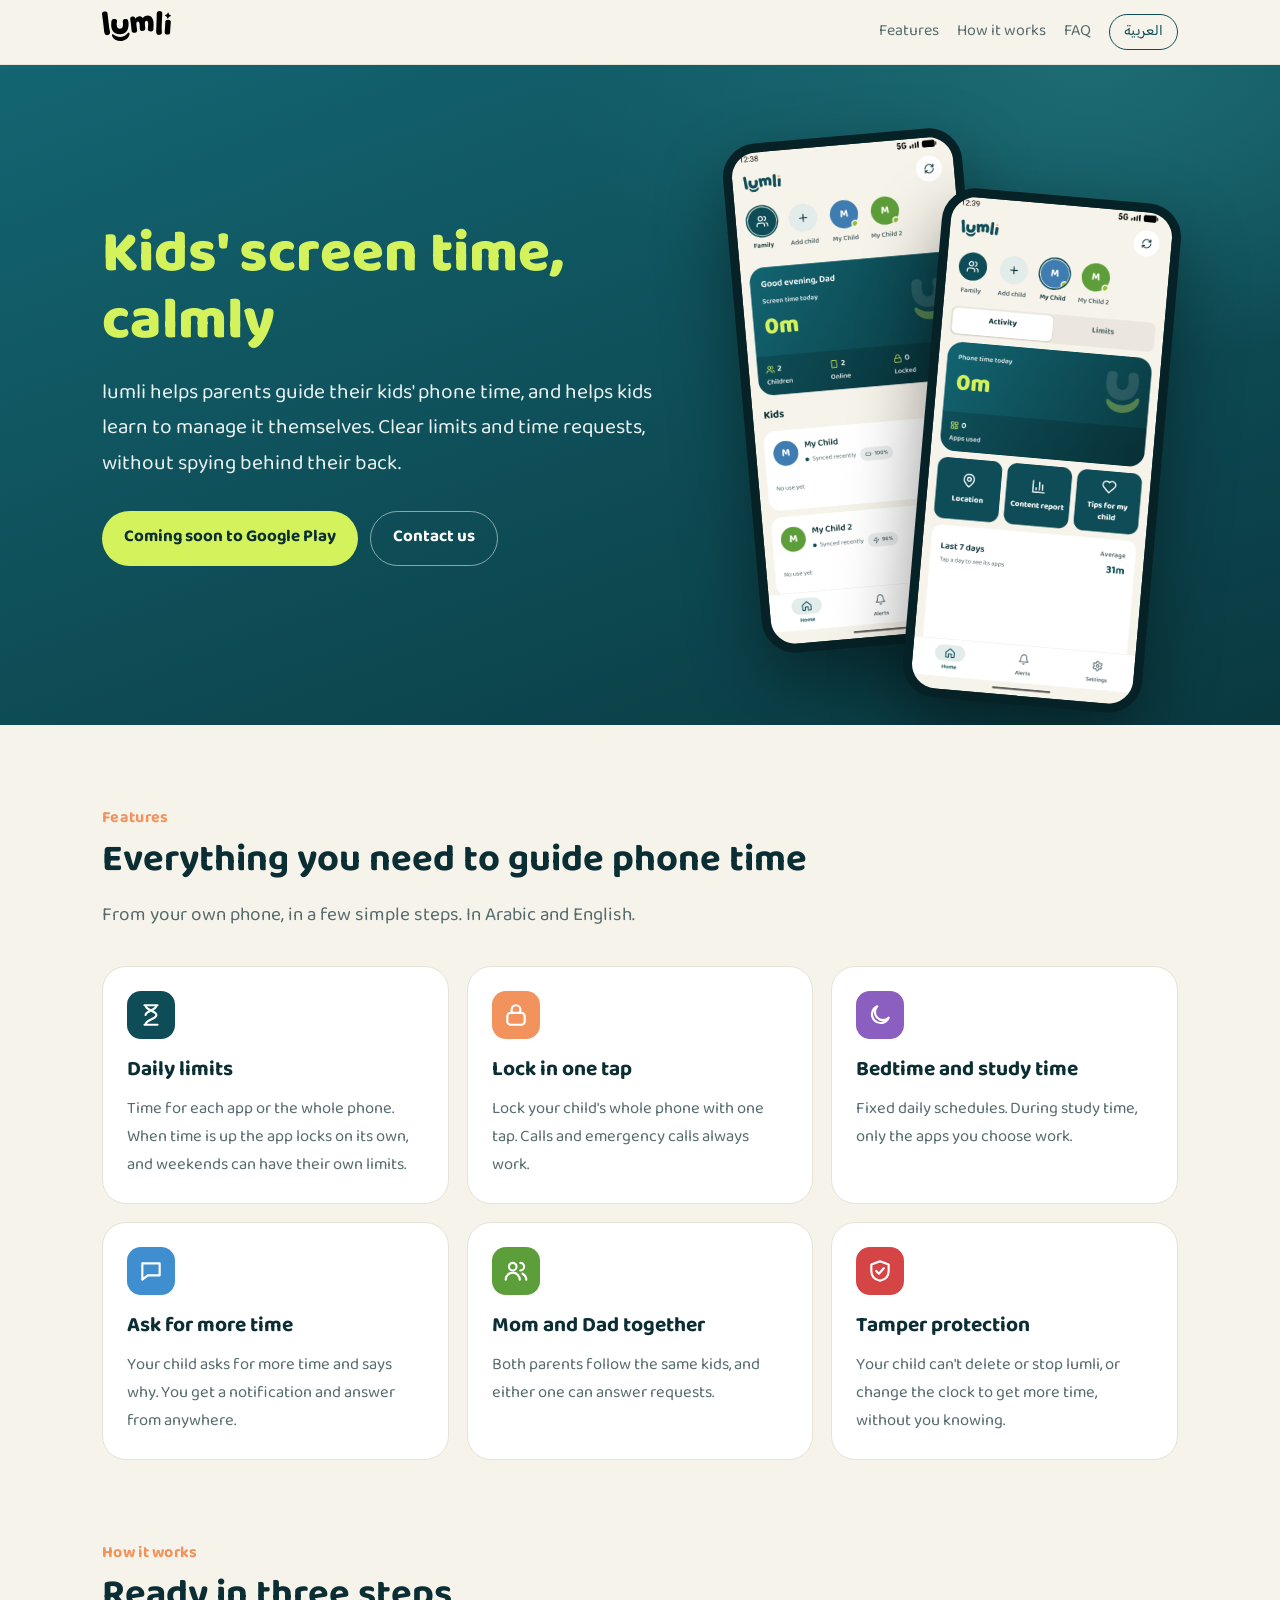
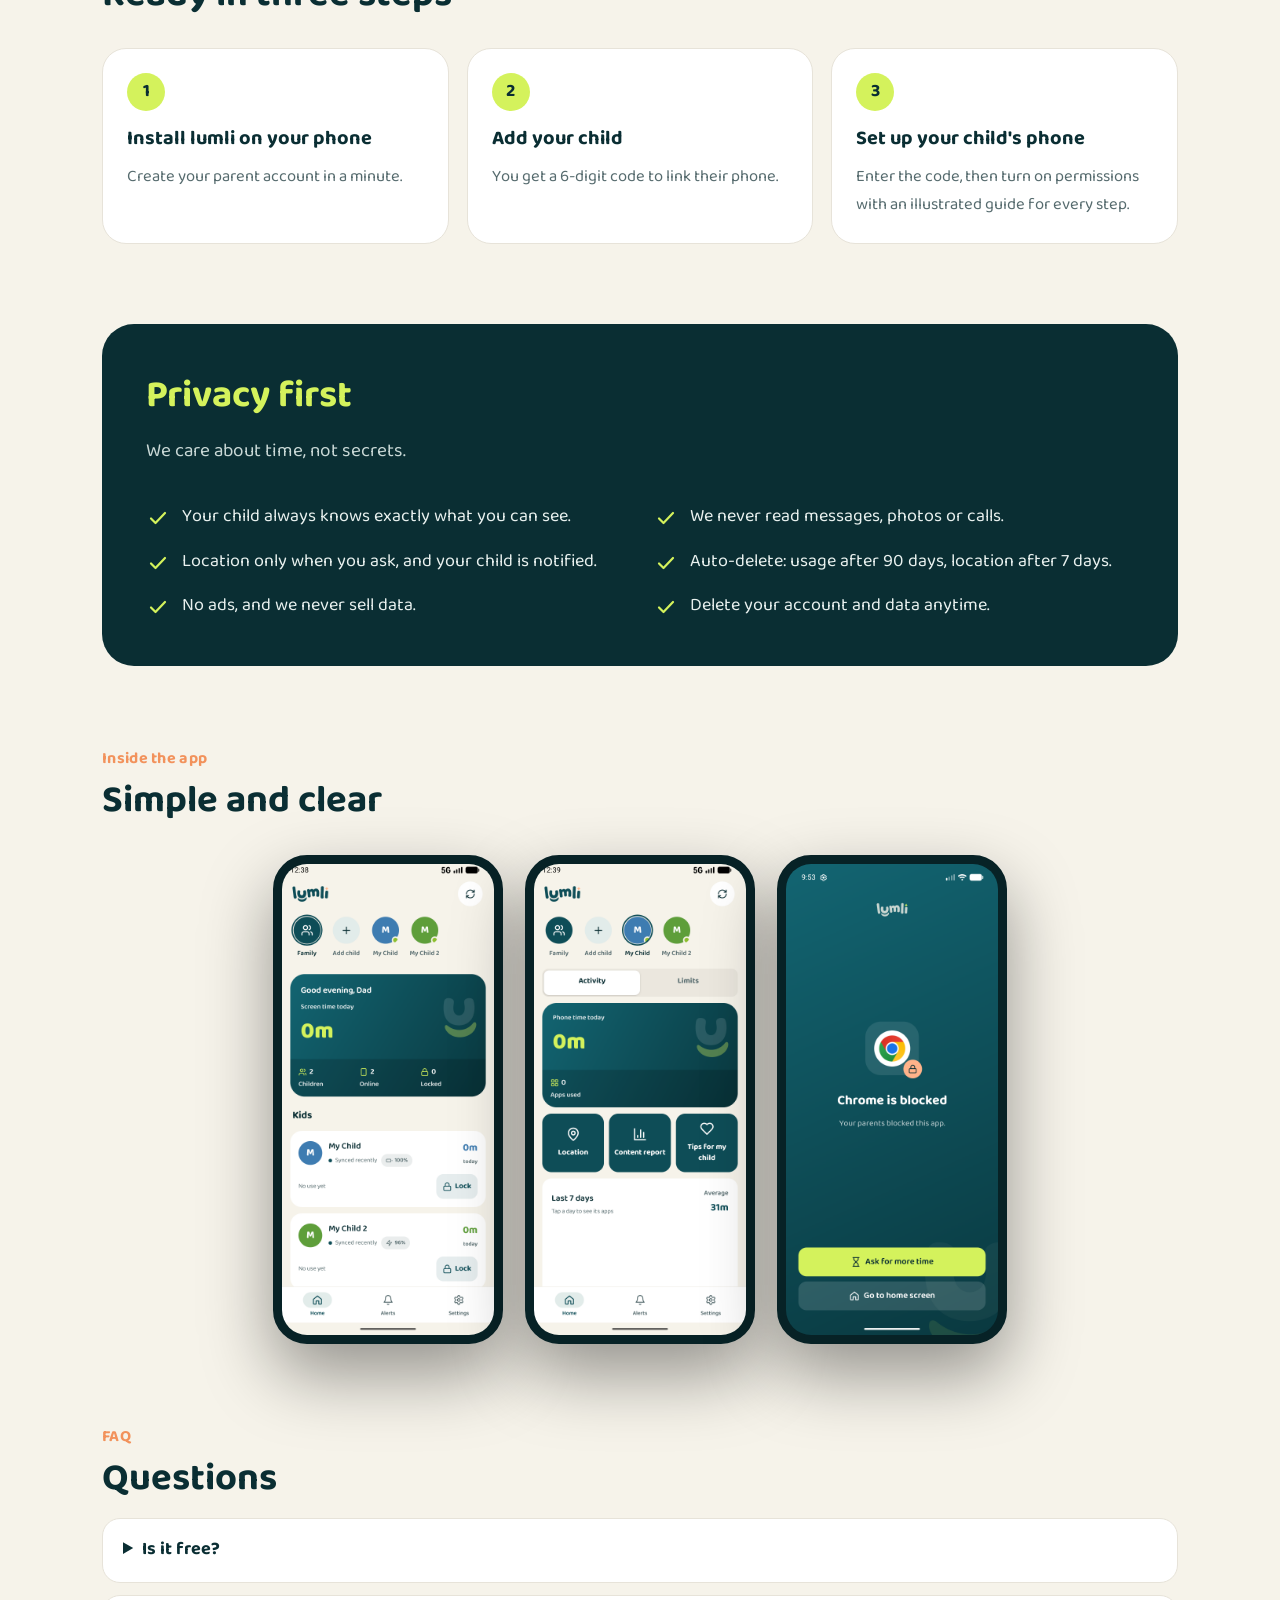
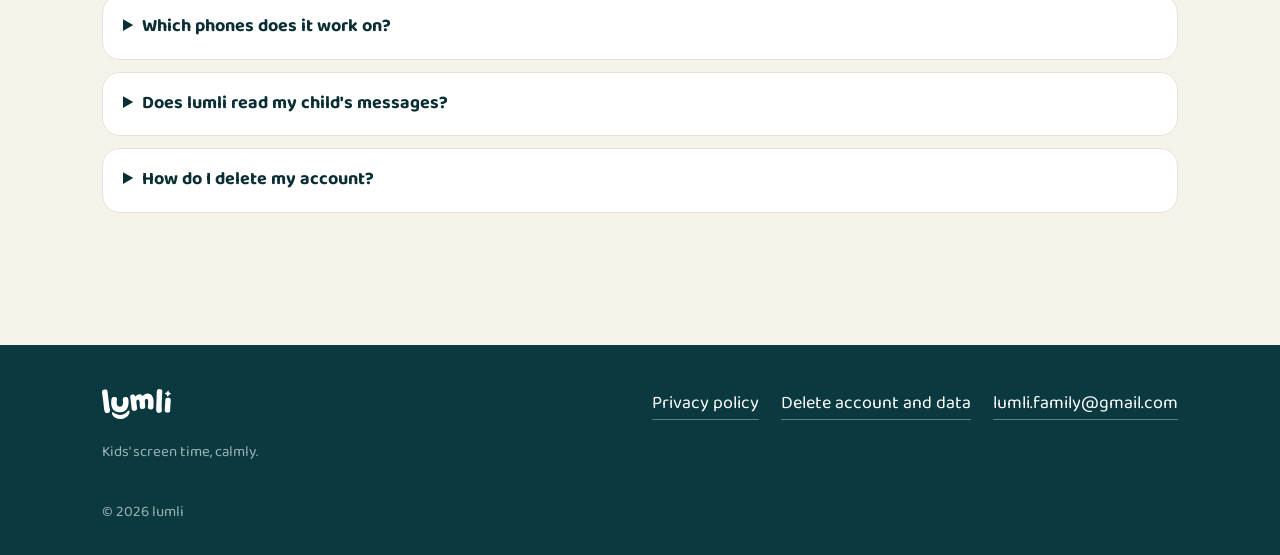
<file: index.html>
<!DOCTYPE html>
<html lang="ar" dir="rtl">
<head>
<meta charset="utf-8">
<meta name="viewport" content="width=device-width,initial-scale=1">
<title>lumli: وقت هاتف الأطفال بهدوء · Kids' screen time, calmly</title>
<meta name="description" content="lumli helps parents guide their kids' phone time: daily limits, one-tap lock, bedtime and study schedules, and time requests. Privacy first.">
<link rel="icon" href="icon.png">
<link rel="preconnect" href="https://fonts.googleapis.com">
<link rel="stylesheet" href="https://fonts.googleapis.com/css2?family=Baloo+Bhaijaan+2:wght@400;500;600;700;800&display=swap">
<link rel="stylesheet" href="landing.css">
</head>
<body>
<svg width="0" height="0" style="position:absolute" aria-hidden="true">
 <symbol id="i-clock" viewBox="0 0 24 24"><path d="M6 3h12M6 21h12M7 3c0 5 10 5 10 9s-10 4-10 9M17 3c0 5-10 5-10 9"/></symbol>
 <symbol id="i-lock" viewBox="0 0 24 24"><rect x="4" y="10" width="16" height="11" rx="3"/><path d="M8 10V7a4 4 0 0 1 8 0v3"/></symbol>
 <symbol id="i-moon" viewBox="0 0 24 24"><path d="M20 14.5A8 8 0 1 1 9.5 4a6.5 6.5 0 0 0 10.5 10.5z"/></symbol>
 <symbol id="i-msg" viewBox="0 0 24 24"><path d="M4 5h16v11H9l-5 4z"/></symbol>
 <symbol id="i-users" viewBox="0 0 24 24"><circle cx="9" cy="8" r="3.5"/><path d="M2.5 20a6.5 6.5 0 0 1 13 0"/><path d="M16 4.5a3.5 3.5 0 0 1 0 7M18 14.5a6.5 6.5 0 0 1 3.5 5.5"/></symbol>
 <symbol id="i-shield" viewBox="0 0 24 24"><path d="M12 3l8 3v6c0 5-3.5 8-8 9-4.5-1-8-4-8-9V6z"/><path d="M8.5 12l2.5 2.5 4.5-5"/></symbol>
 <symbol id="i-check" viewBox="0 0 24 24"><path d="M5 12.5l4.5 4.5L19 7"/></symbol>
</svg>

<header class="bar">
 <div class="wrap">
  <a href="index.html"><img src="logo.svg" alt="lumli"></a>
  <nav>
   <a class="hide-m" href="#features"><span lang="ar">المميزات</span><span lang="en">Features</span></a>
   <a class="hide-m" href="#how"><span lang="ar">كيف يعمل</span><span lang="en">How it works</span></a>
   <a class="hide-m" href="#faq"><span lang="ar">أسئلة شائعة</span><span lang="en">FAQ</span></a>
   <button class="pill" id="lang" type="button"><span lang="ar">English</span><span lang="en">العربية</span></button>
  </nav>
 </div>
</header>

<main>
<div class="hero">
 <div class="wrap">
  <div>
   <h1 lang="ar">وقت الهاتف،<br>بهدوء</h1>
   <h1 lang="en">Kids' screen time,<br>calmly</h1>
   <p lang="ar">lumli يساعد الوالدين على تنظيم وقت هواتف أطفالهم، ويساعد الطفل على إدارة وقته بنفسه. حدود واضحة وطلبات وقت بالحوار، دون مراقبة من خلف ظهره.</p>
   <p lang="en">lumli helps parents guide their kids' phone time, and helps kids learn to manage it themselves. Clear limits and time requests, without spying behind their back.</p>
   <div class="cta">
    <span class="btn lime"><span lang="ar">قريبًا على Google Play</span><span lang="en">Coming soon to Google Play</span></span>
    <a class="btn ghost" href="mailto:lumli.family@gmail.com"><span lang="ar">تواصل معنا</span><span lang="en">Contact us</span></a>
   </div>
  </div>
  <div class="phones" aria-hidden="true">
   <div class="phone p1"><img lang="en" src="img/en-parent.png" alt=""><img lang="ar" src="img/ar-settings.png" alt=""></div>
   <div class="phone p2"><img lang="en" src="img/en-child-page.png" alt=""><img lang="ar" src="img/ar-child.png" alt=""></div>
  </div>
 </div>
</div>

<section id="features">
 <div class="wrap">
  <div class="kicker"><span lang="ar">المميزات</span><span lang="en">Features</span></div>
  <h2 lang="ar">كل ما تحتاجه لتنظيم وقت الهاتف</h2>
  <h2 lang="en">Everything you need to guide phone time</h2>
  <p class="lead" lang="ar">من هاتفك أنت، وبخطوات بسيطة. يعمل بالعربية والإنجليزية.</p>
  <p class="lead" lang="en">From your own phone, in a few simple steps. In Arabic and English.</p>
  <div class="grid">
   <div class="card"><div class="ico t1"><svg><use href="#i-clock"/></svg></div>
    <h3 lang="ar">حدود يومية</h3><h3 lang="en">Daily limits</h3>
    <p lang="ar">وقت لكل تطبيق أو للهاتف كله. عندما ينتهي الوقت يُغلق التطبيق تلقائيًا، ولنهاية الأسبوع حدود خاصة.</p>
    <p lang="en">Time for each app or the whole phone. When time is up the app locks on its own, and weekends can have their own limits.</p></div>
   <div class="card"><div class="ico t2"><svg><use href="#i-lock"/></svg></div>
    <h3 lang="ar">قفل بلمسة</h3><h3 lang="en">Lock in one tap</h3>
    <p lang="ar">أغلق هاتف طفلك كله بلمسة واحدة من هاتفك. المكالمات والطوارئ تعمل دائمًا.</p>
    <p lang="en">Lock your child's whole phone with one tap. Calls and emergency calls always work.</p></div>
   <div class="card"><div class="ico t3"><svg><use href="#i-moon"/></svg></div>
    <h3 lang="ar">النوم والمذاكرة</h3><h3 lang="en">Bedtime and study time</h3>
    <p lang="ar">مواعيد ثابتة كل يوم. في وقت المذاكرة تعمل التطبيقات التي تختارها فقط.</p>
    <p lang="en">Fixed daily schedules. During study time, only the apps you choose work.</p></div>
   <div class="card"><div class="ico t4"><svg><use href="#i-msg"/></svg></div>
    <h3 lang="ar">طلب وقت إضافي</h3><h3 lang="en">Ask for more time</h3>
    <p lang="ar">يطلب الطفل وقتًا إضافيًا ويكتب السبب، فيصلك إشعار وتوافق أو ترفض من مكانك.</p>
    <p lang="en">Your child asks for more time and says why. You get a notification and answer from anywhere.</p></div>
   <div class="card"><div class="ico t5"><svg><use href="#i-users"/></svg></div>
    <h3 lang="ar">الأب والأم معًا</h3><h3 lang="en">Mom and Dad together</h3>
    <p lang="ar">يتابع الوالدان الأطفال أنفسهم، ويستطيع أيٌّ منهما الرد على الطلبات.</p>
    <p lang="en">Both parents follow the same kids, and either one can answer requests.</p></div>
   <div class="card"><div class="ico t6"><svg><use href="#i-shield"/></svg></div>
    <h3 lang="ar">حماية من التلاعب</h3><h3 lang="en">Tamper protection</h3>
    <p lang="ar">لا يستطيع الطفل حذف lumli أو إيقافه أو تغيير الساعة للحصول على وقت إضافي دون علمك.</p>
    <p lang="en">Your child can't delete or stop lumli, or change the clock to get more time, without you knowing.</p></div>
  </div>
 </div>
</section>

<section id="how" style="padding-top:0">
 <div class="wrap">
  <div class="kicker"><span lang="ar">كيف يعمل</span><span lang="en">How it works</span></div>
  <h2 lang="ar">جاهز في ثلاث خطوات</h2>
  <h2 lang="en">Ready in three steps</h2>
  <div class="steps" style="margin-top:28px">
   <div class="step"><b>1</b>
    <h3 lang="ar">ثبّت lumli على هاتفك</h3><h3 lang="en">Install lumli on your phone</h3>
    <p lang="ar">أنشئ حساب ولي الأمر في دقيقة.</p><p lang="en">Create your parent account in a minute.</p></div>
   <div class="step"><b>2</b>
    <h3 lang="ar">أضف طفلك</h3><h3 lang="en">Add your child</h3>
    <p lang="ar">يظهر لك رمز من 6 أرقام لربط هاتفه.</p><p lang="en">You get a 6-digit code to link their phone.</p></div>
   <div class="step"><b>3</b>
    <h3 lang="ar">جهّز هاتف الطفل</h3><h3 lang="en">Set up your child's phone</h3>
    <p lang="ar">اكتب الرمز، ثم فعّل الصلاحيات بمساعدة دليل مرسوم يوضح كل خطوة.</p><p lang="en">Enter the code, then turn on permissions with an illustrated guide for every step.</p></div>
  </div>
 </div>
</section>

<section style="padding-top:0">
 <div class="wrap">
  <div class="privacy">
   <h2 lang="ar">الخصوصية أولًا</h2><h2 lang="en">Privacy first</h2>
   <p class="lead" style="color:#C9D8D6" lang="ar">نراقب الوقت، لا الأسرار.</p>
   <p class="lead" style="color:#C9D8D6" lang="en">We care about time, not secrets.</p>
   <ul>
    <li><svg><use href="#i-check"/></svg><span lang="ar">الطفل يعرف دائمًا ما يراه والداه بالضبط.</span><span lang="en">Your child always knows exactly what you can see.</span></li>
    <li><svg><use href="#i-check"/></svg><span lang="ar">لا نقرأ الرسائل ولا الصور ولا المكالمات.</span><span lang="en">We never read messages, photos or calls.</span></li>
    <li><svg><use href="#i-check"/></svg><span lang="ar">الموقع عند طلبك فقط، ويصل الطفل إشعار.</span><span lang="en">Location only when you ask, and your child is notified.</span></li>
    <li><svg><use href="#i-check"/></svg><span lang="ar">حذف تلقائي: الاستخدام بعد 90 يومًا والموقع بعد 7 أيام.</span><span lang="en">Auto-delete: usage after 90 days, location after 7 days.</span></li>
    <li><svg><use href="#i-check"/></svg><span lang="ar">لا إعلانات ولا بيع للبيانات.</span><span lang="en">No ads, and we never sell data.</span></li>
    <li><svg><use href="#i-check"/></svg><span lang="ar">تحذف حسابك وبياناتك متى شئت.</span><span lang="en">Delete your account and data anytime.</span></li>
   </ul>
  </div>
 </div>
</section>

<section style="padding-top:0">
 <div class="wrap">
  <div class="kicker"><span lang="ar">من التطبيق</span><span lang="en">Inside the app</span></div>
  <h2 lang="ar">بسيط وواضح</h2><h2 lang="en">Simple and clear</h2>
  <div class="shots" style="margin-top:28px">
   <div class="phone" lang="en"><img src="img/en-parent.png" alt="Parent home screen"></div>
   <div class="phone" lang="en"><img src="img/en-child-page.png" alt="Child page with location, report and tips"></div>
   <div class="phone" lang="en"><img src="img/en-lock.png" alt="Lock screen with a request button"></div>
   <div class="phone" lang="ar"><img src="img/ar-settings.png" alt="إعدادات جهاز الطفل"></div>
   <div class="phone" lang="ar"><img src="img/ar-child.png" alt="شاشة الطفل"></div>
   <div class="phone" lang="ar"><img src="img/ar-guide.png" alt="دليل مرسوم لتفعيل الصلاحيات"></div>
  </div>
 </div>
</section>

<section id="faq" style="padding-top:0">
 <div class="wrap faq">
  <div class="kicker"><span lang="ar">أسئلة شائعة</span><span lang="en">FAQ</span></div>
  <h2 lang="ar">أسئلة شائعة</h2><h2 lang="en">Questions</h2>
  <details><summary><span lang="ar">هل التطبيق مجاني؟</span><span lang="en">Is it free?</span></summary>
   <p lang="ar">نعم، النسخة الأولى مجانية بالكامل.</p><p lang="en">Yes, the first version is completely free.</p></details>
  <details><summary><span lang="ar">على أي هواتف يعمل؟</span><span lang="en">Which phones does it work on?</span></summary>
   <p lang="ar">على هواتف وأجهزة أندرويد اللوحية (أندرويد 8 أو أحدث)، لهاتف ولي الأمر وهاتف الطفل.</p><p lang="en">Android phones and tablets (Android 8 or newer), for both the parent and the child.</p></details>
  <details><summary><span lang="ar">هل يقرأ lumli رسائل طفلي؟</span><span lang="en">Does lumli read my child's messages?</span></summary>
   <p lang="ar">لا. نعرف أسماء التطبيقات والوقت عليها فقط، وأسماء فيديوهات يوتيوب والمواقع إذا فعّلت ذلك.</p><p lang="en">No. We only see app names and the time spent on them, plus YouTube titles and websites if you turn that on.</p></details>
  <details><summary><span lang="ar">كيف أحذف حسابي؟</span><span lang="en">How do I delete my account?</span></summary>
   <p lang="ar">من الإعدادات داخل التطبيق، أو من <a href="delete.html">صفحة حذف الحساب</a>.</p><p lang="en">From Settings in the app, or from the <a href="delete.html">account deletion page</a>.</p></details>
 </div>
</section>
</main>

<footer>
 <div class="wrap">
  <div>
   <img src="logo.svg" alt="lumli">
   <small lang="ar">وقت الهاتف، بهدوء.</small><small lang="en">Kids' screen time, calmly.</small>
  </div>
  <div class="links">
   <a href="privacy.html"><span lang="ar">سياسة الخصوصية</span><span lang="en">Privacy policy</span></a>
   <a href="delete.html"><span lang="ar">حذف الحساب والبيانات</span><span lang="en">Delete account and data</span></a>
   <a href="mailto:lumli.family@gmail.com">lumli.family@gmail.com</a>
  </div>
  <small style="width:100%">© 2026 lumli</small>
 </div>
</footer>

<script>
(function(){
 var q=new URLSearchParams(location.search).get('lang');
 var saved=null;try{saved=localStorage.getItem('lumli-lang')}catch(e){}
 var en=q?q==='en':saved?saved==='en':!(navigator.language||'').toLowerCase().startsWith('ar');
 function apply(){document.body.classList.toggle('en',en);document.documentElement.lang=en?'en':'ar';document.documentElement.dir=en?'ltr':'rtl'}
 apply();
 document.getElementById('lang').addEventListener('click',function(){en=!en;try{localStorage.setItem('lumli-lang',en?'en':'ar')}catch(e){}apply()});
})();
</script>
</body>
</html>
</file>
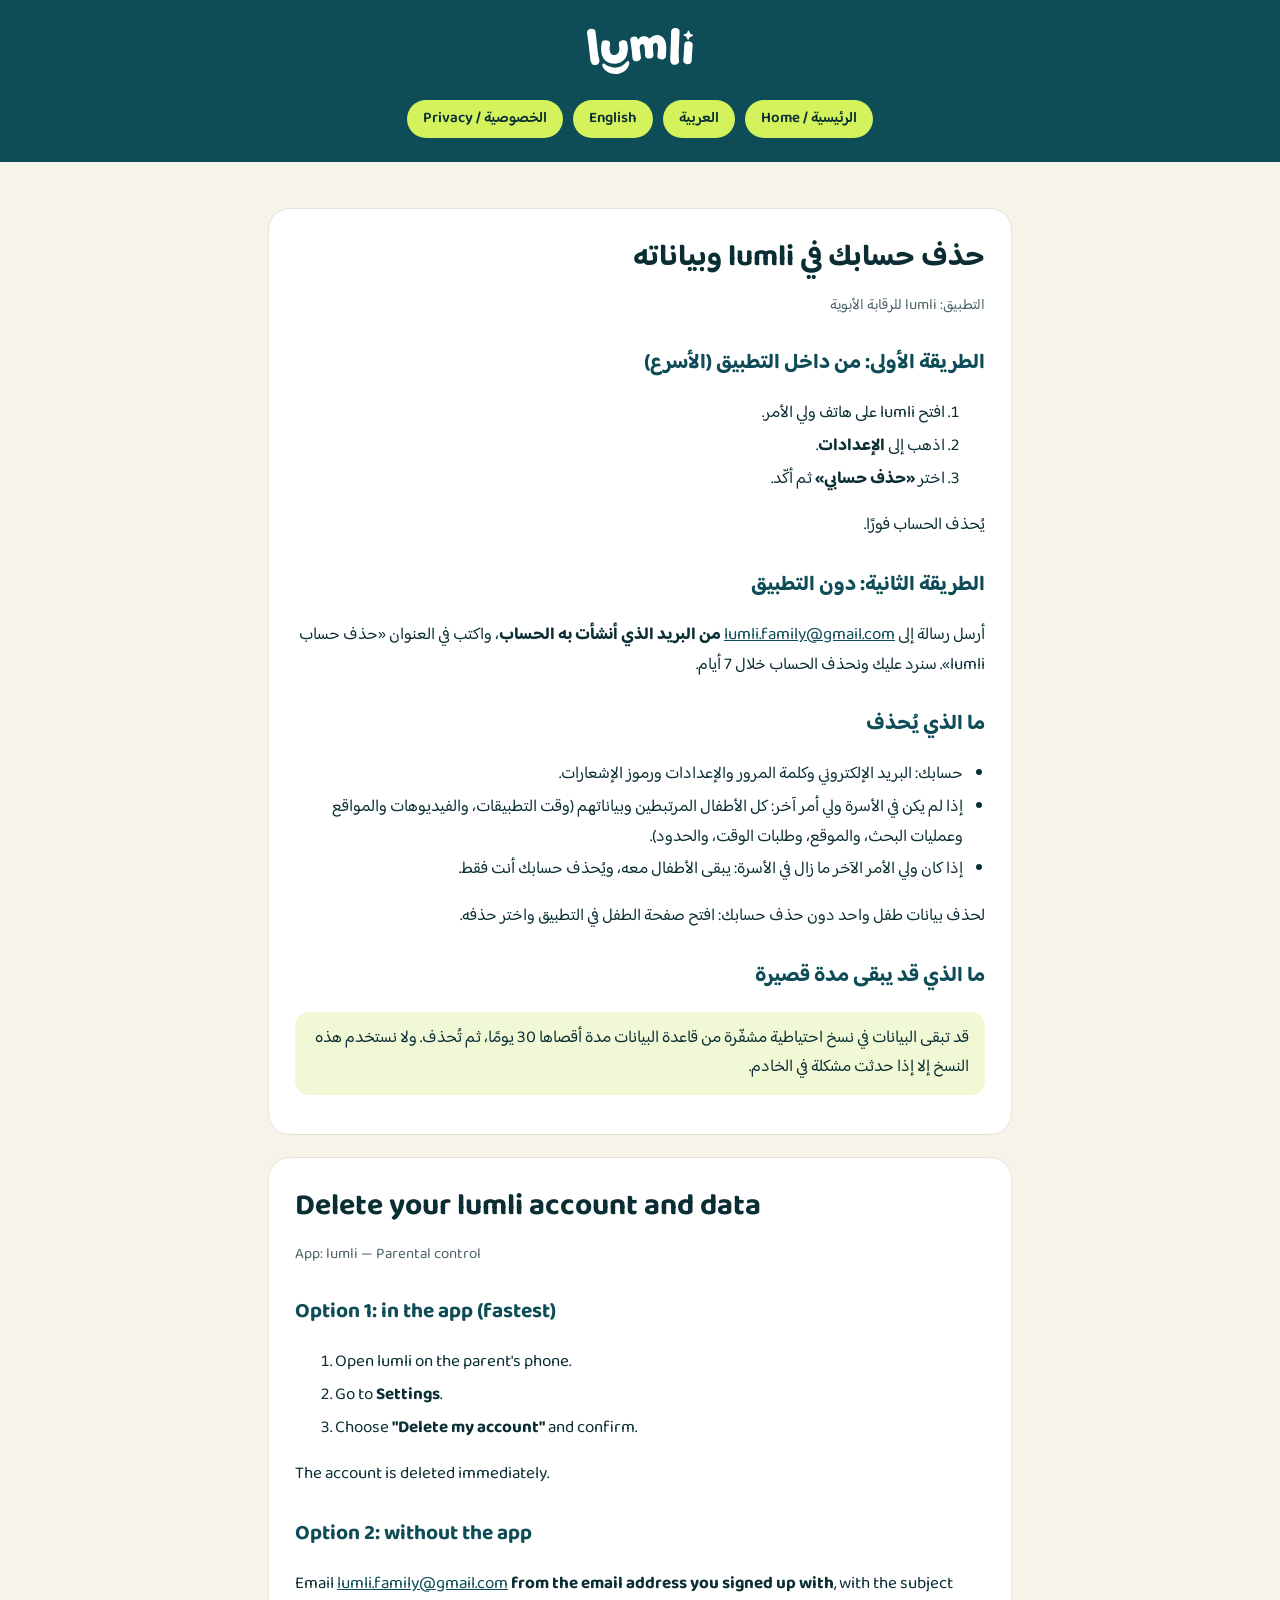
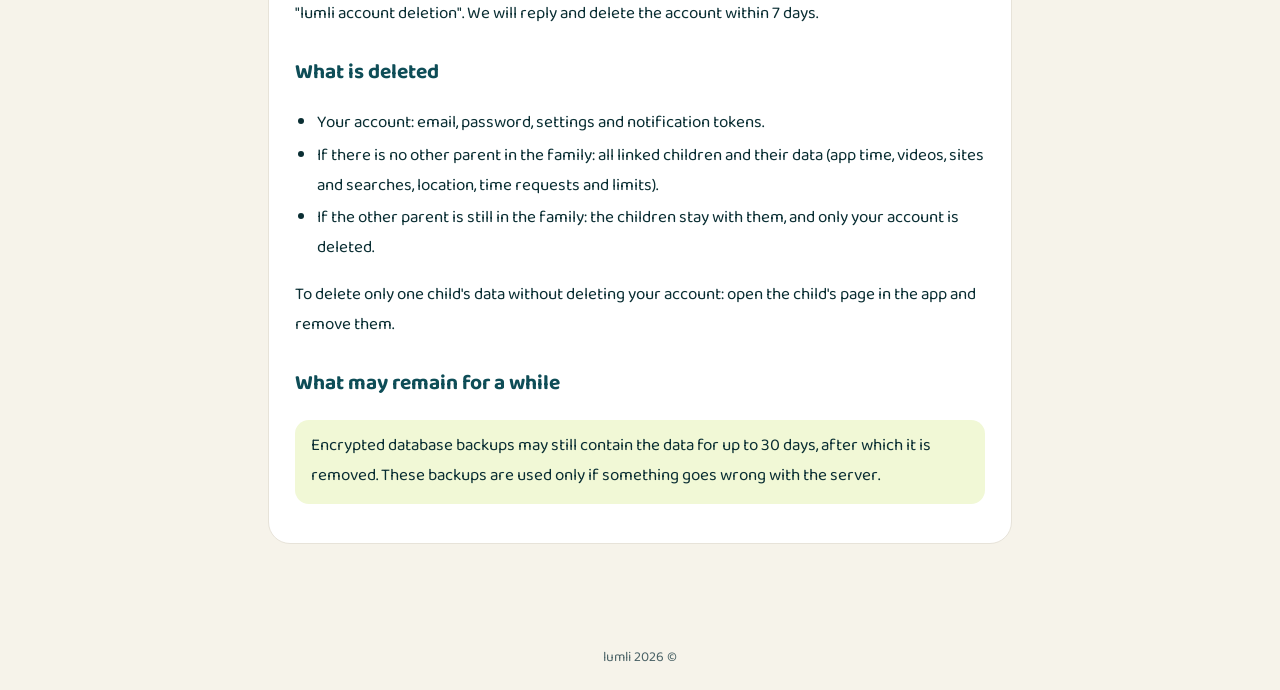
<file: delete.html>
<!DOCTYPE html>
<html lang="ar" dir="rtl">
<head>
<meta charset="utf-8">
<meta name="viewport" content="width=device-width,initial-scale=1">
<title>lumli — حذف الحساب / Delete your account</title>
<link rel="preconnect" href="https://fonts.googleapis.com">
<link rel="stylesheet" href="https://fonts.googleapis.com/css2?family=Baloo+Bhaijaan+2:wght@400;600;700&display=swap">
<link rel="stylesheet" href="style.css">
</head>
<body>
<header>
  <a href="index.html"><img src="logo.svg" alt="lumli"></a>
  <nav><a href="index.html">الرئيسية / Home</a><a href="#ar">العربية</a><a href="#en">English</a><a href="privacy.html">الخصوصية / Privacy</a></nav>
</header>
<main>

<section class="lang" id="ar" dir="rtl" lang="ar">
<h1>حذف حسابك في lumli وبياناته</h1>
<p class="muted">التطبيق: lumli للرقابة الأبوية</p>

<h2>الطريقة الأولى: من داخل التطبيق (الأسرع)</h2>
<ol>
<li>افتح lumli على هاتف ولي الأمر.</li>
<li>اذهب إلى <strong>الإعدادات</strong>.</li>
<li>اختر <strong>«حذف حسابي»</strong> ثم أكّد.</li>
</ol>
<p>يُحذف الحساب فورًا.</p>

<h2>الطريقة الثانية: دون التطبيق</h2>
<p>أرسل رسالة إلى <a href="mailto:lumli.family@gmail.com?subject=lumli%20account%20deletion">lumli.family@gmail.com</a> <strong>من البريد الذي أنشأت به الحساب</strong>، واكتب في العنوان «حذف حساب lumli». سنرد عليك ونحذف الحساب خلال 7 أيام.</p>

<h2>ما الذي يُحذف</h2>
<ul>
<li>حسابك: البريد الإلكتروني وكلمة المرور والإعدادات ورموز الإشعارات.</li>
<li>إذا لم يكن في الأسرة ولي أمر آخر: كل الأطفال المرتبطين وبياناتهم (وقت التطبيقات، والفيديوهات والمواقع وعمليات البحث، والموقع، وطلبات الوقت، والحدود).</li>
<li>إذا كان ولي الأمر الآخر ما زال في الأسرة: يبقى الأطفال معه، ويُحذف حسابك أنت فقط.</li>
</ul>
<p>لحذف بيانات طفل واحد دون حذف حسابك: افتح صفحة الطفل في التطبيق واختر حذفه.</p>

<h2>ما الذي قد يبقى مدة قصيرة</h2>
<p class="note">قد تبقى البيانات في نسخ احتياطية مشفّرة من قاعدة البيانات مدة أقصاها 30 يومًا، ثم تُحذف. ولا نستخدم هذه النسخ إلا إذا حدثت مشكلة في الخادم.</p>
</section>

<section class="lang" id="en" dir="ltr" lang="en">
<h1>Delete your lumli account and data</h1>
<p class="muted">App: lumli — Parental control</p>

<h2>Option 1: in the app (fastest)</h2>
<ol>
<li>Open lumli on the parent's phone.</li>
<li>Go to <strong>Settings</strong>.</li>
<li>Choose <strong>"Delete my account"</strong> and confirm.</li>
</ol>
<p>The account is deleted immediately.</p>

<h2>Option 2: without the app</h2>
<p>Email <a href="mailto:lumli.family@gmail.com?subject=lumli%20account%20deletion">lumli.family@gmail.com</a> <strong>from the email address you signed up with</strong>, with the subject "lumli account deletion". We will reply and delete the account within 7 days.</p>

<h2>What is deleted</h2>
<ul>
<li>Your account: email, password, settings and notification tokens.</li>
<li>If there is no other parent in the family: all linked children and their data (app time, videos, sites and searches, location, time requests and limits).</li>
<li>If the other parent is still in the family: the children stay with them, and only your account is deleted.</li>
</ul>
<p>To delete only one child's data without deleting your account: open the child's page in the app and remove them.</p>

<h2>What may remain for a while</h2>
<p class="note">Encrypted database backups may still contain the data for up to 30 days, after which it is removed. These backups are used only if something goes wrong with the server.</p>
</section>

</main>
<footer>© 2026 lumli</footer>
</body>
</html>
</file>
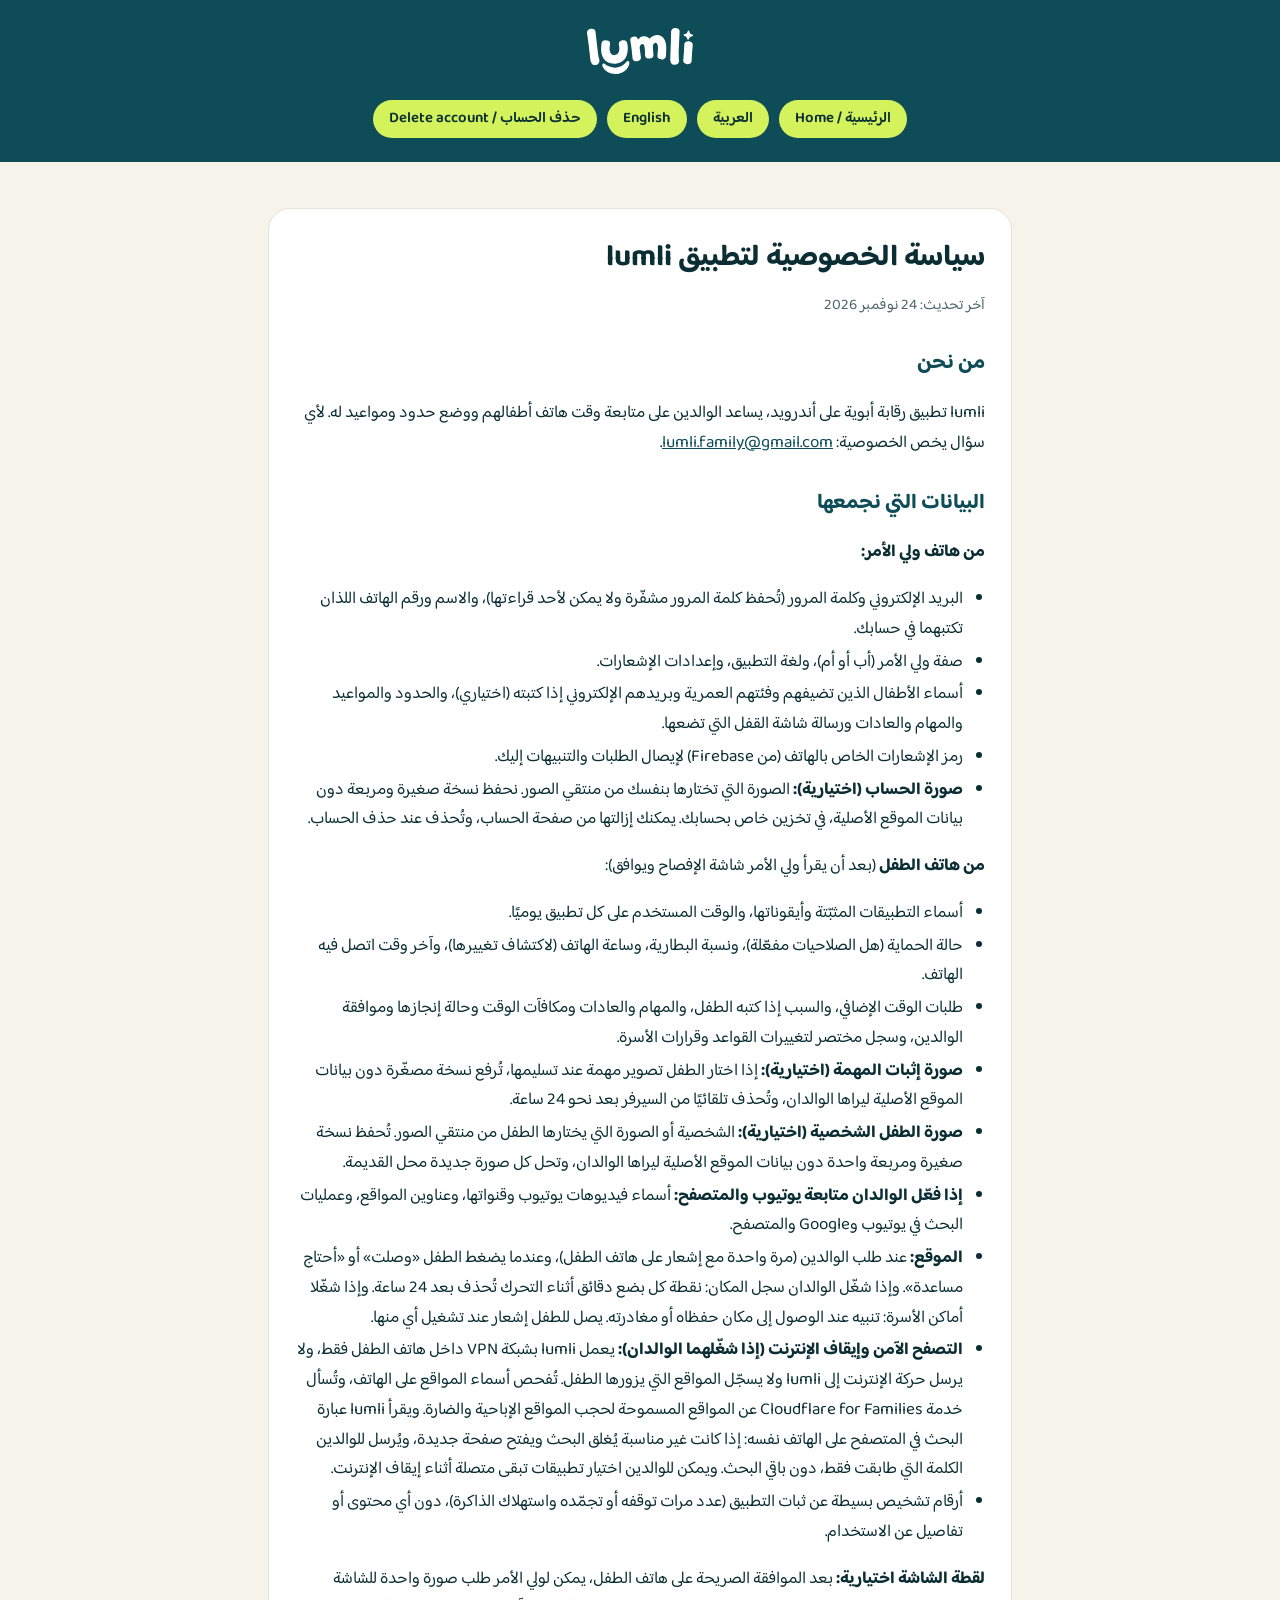
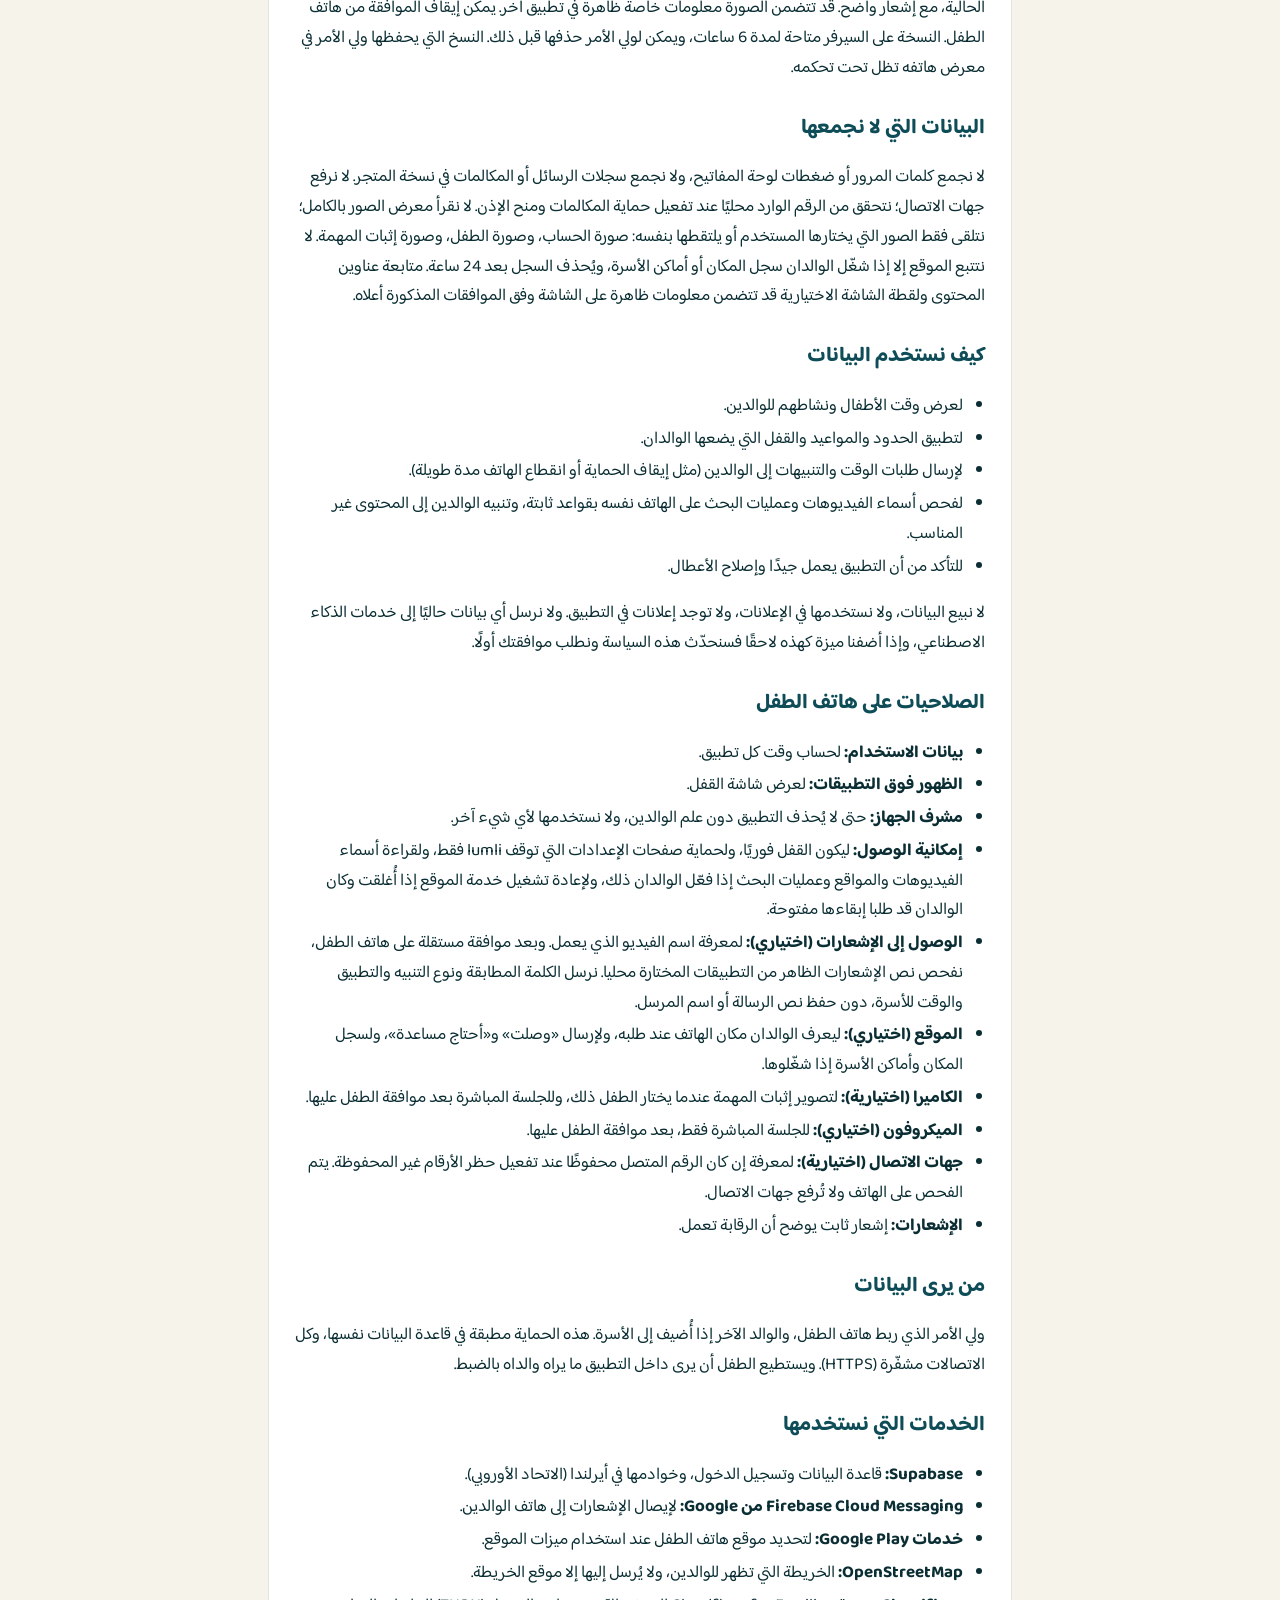
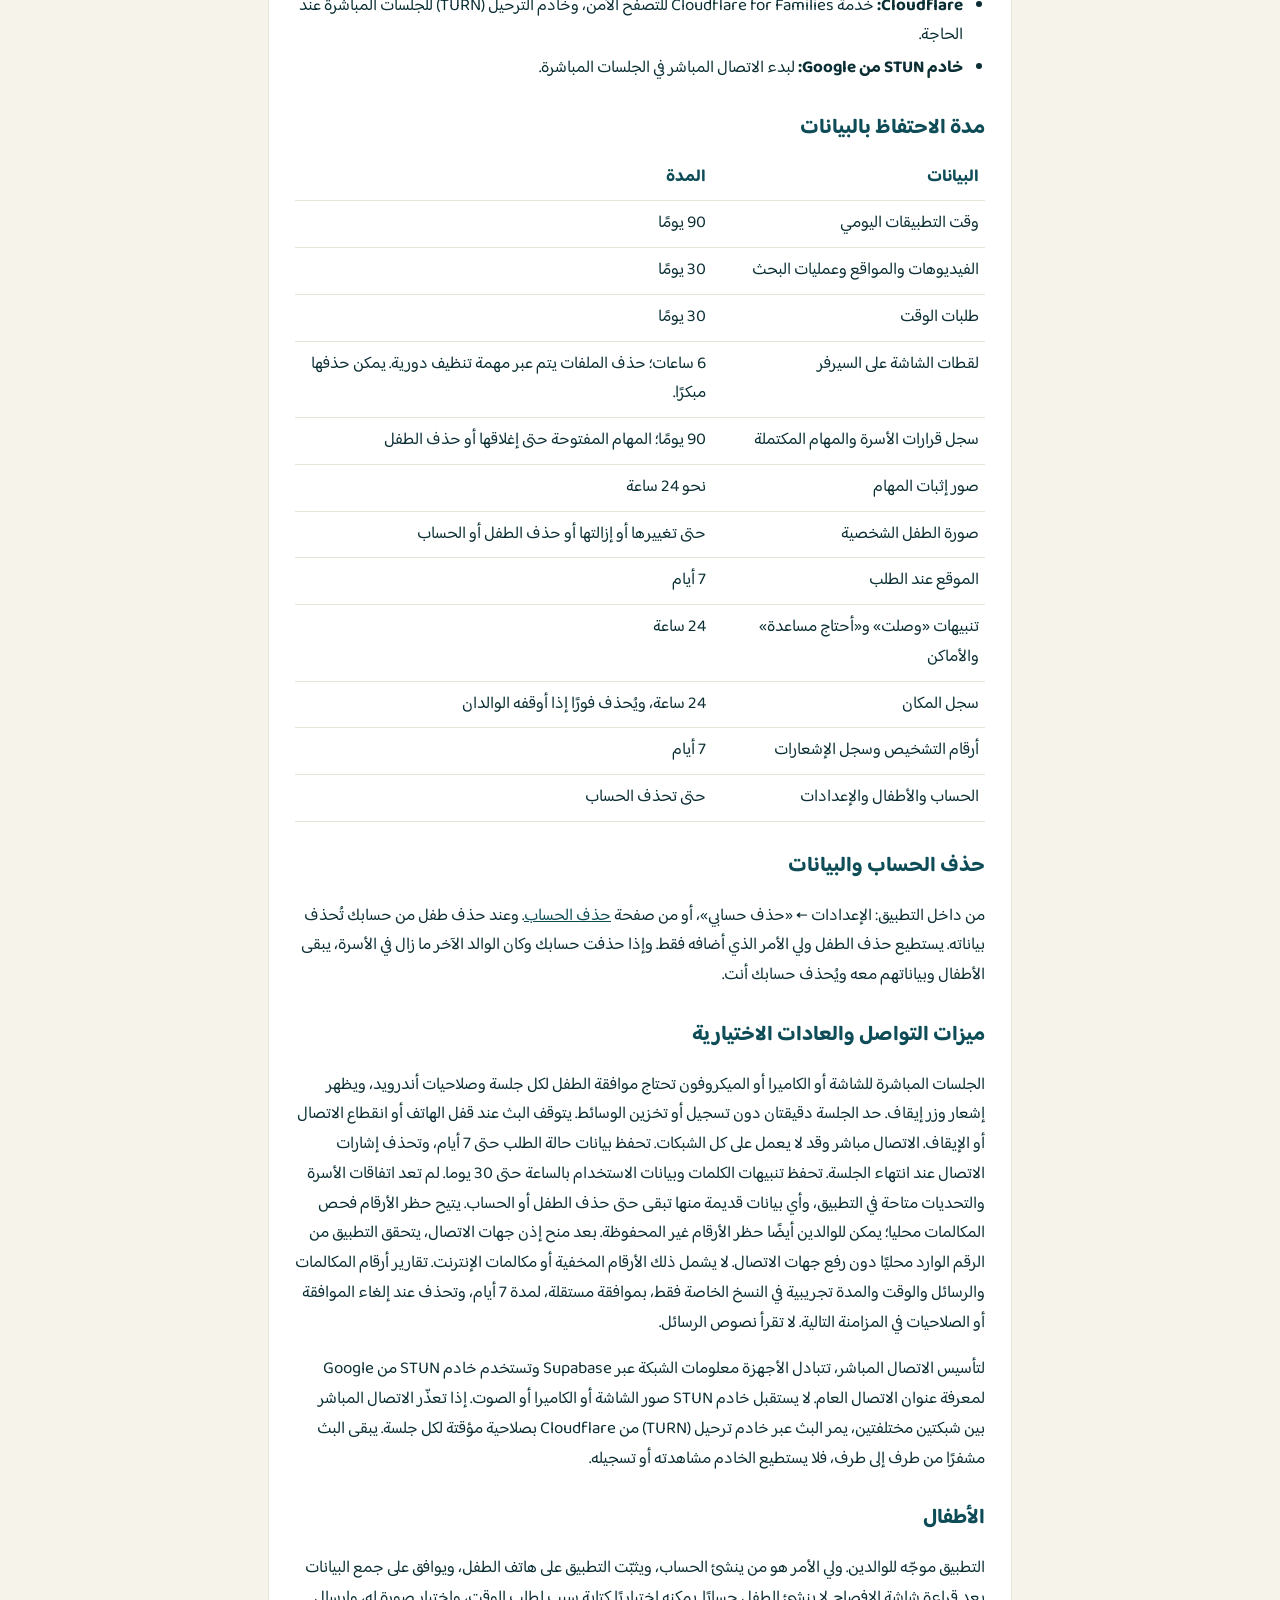
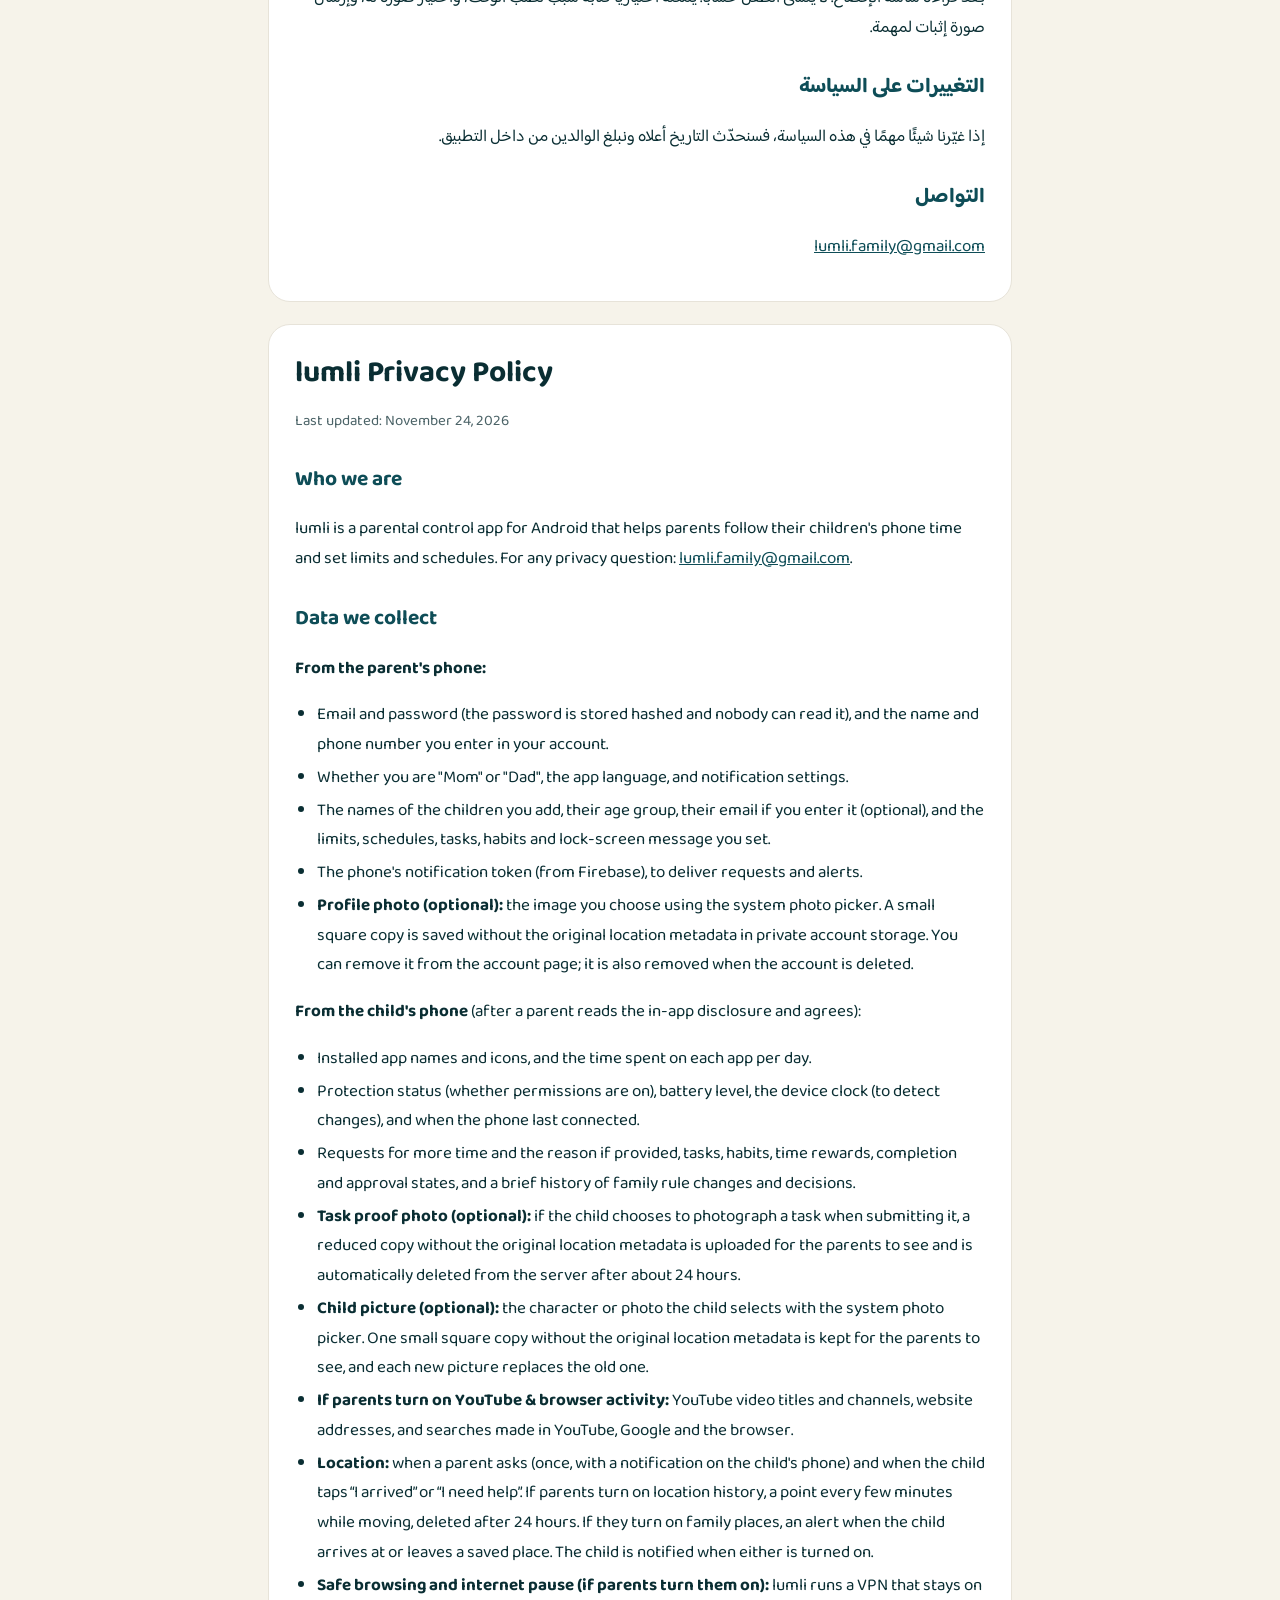
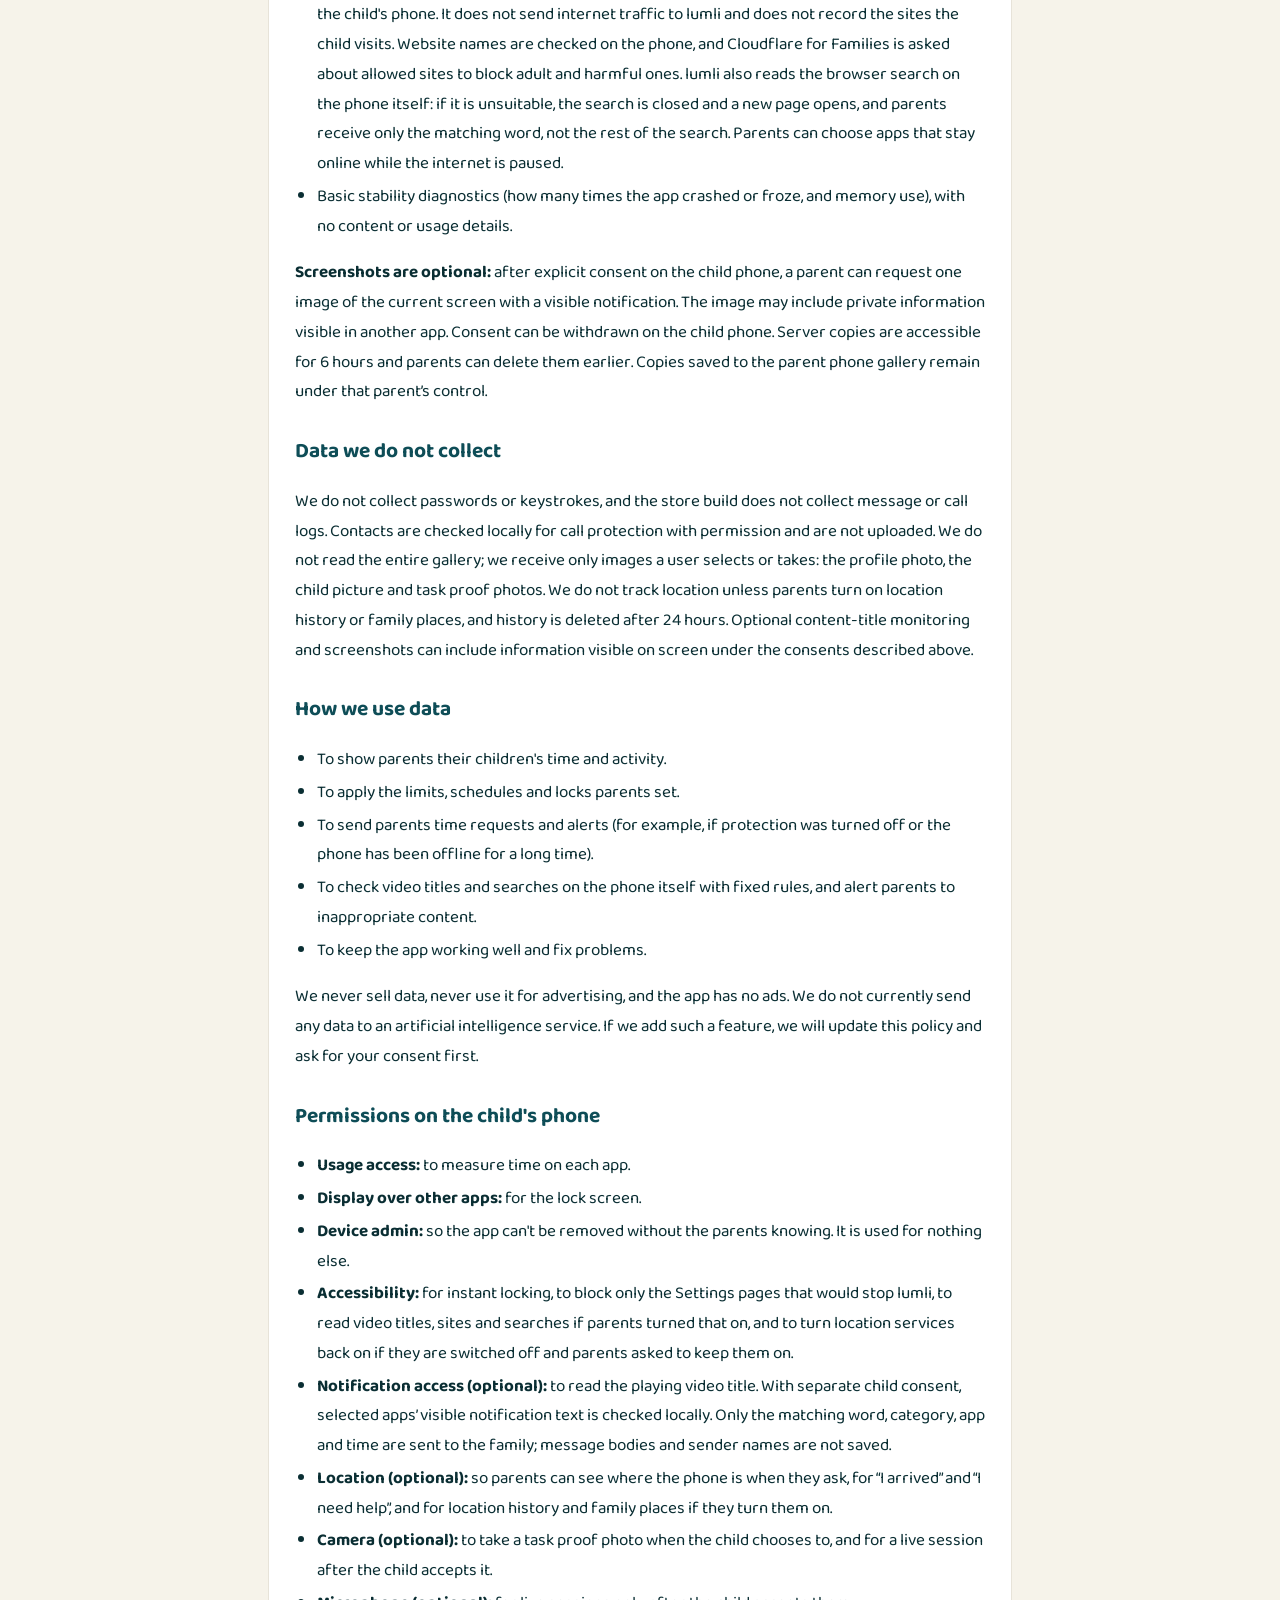
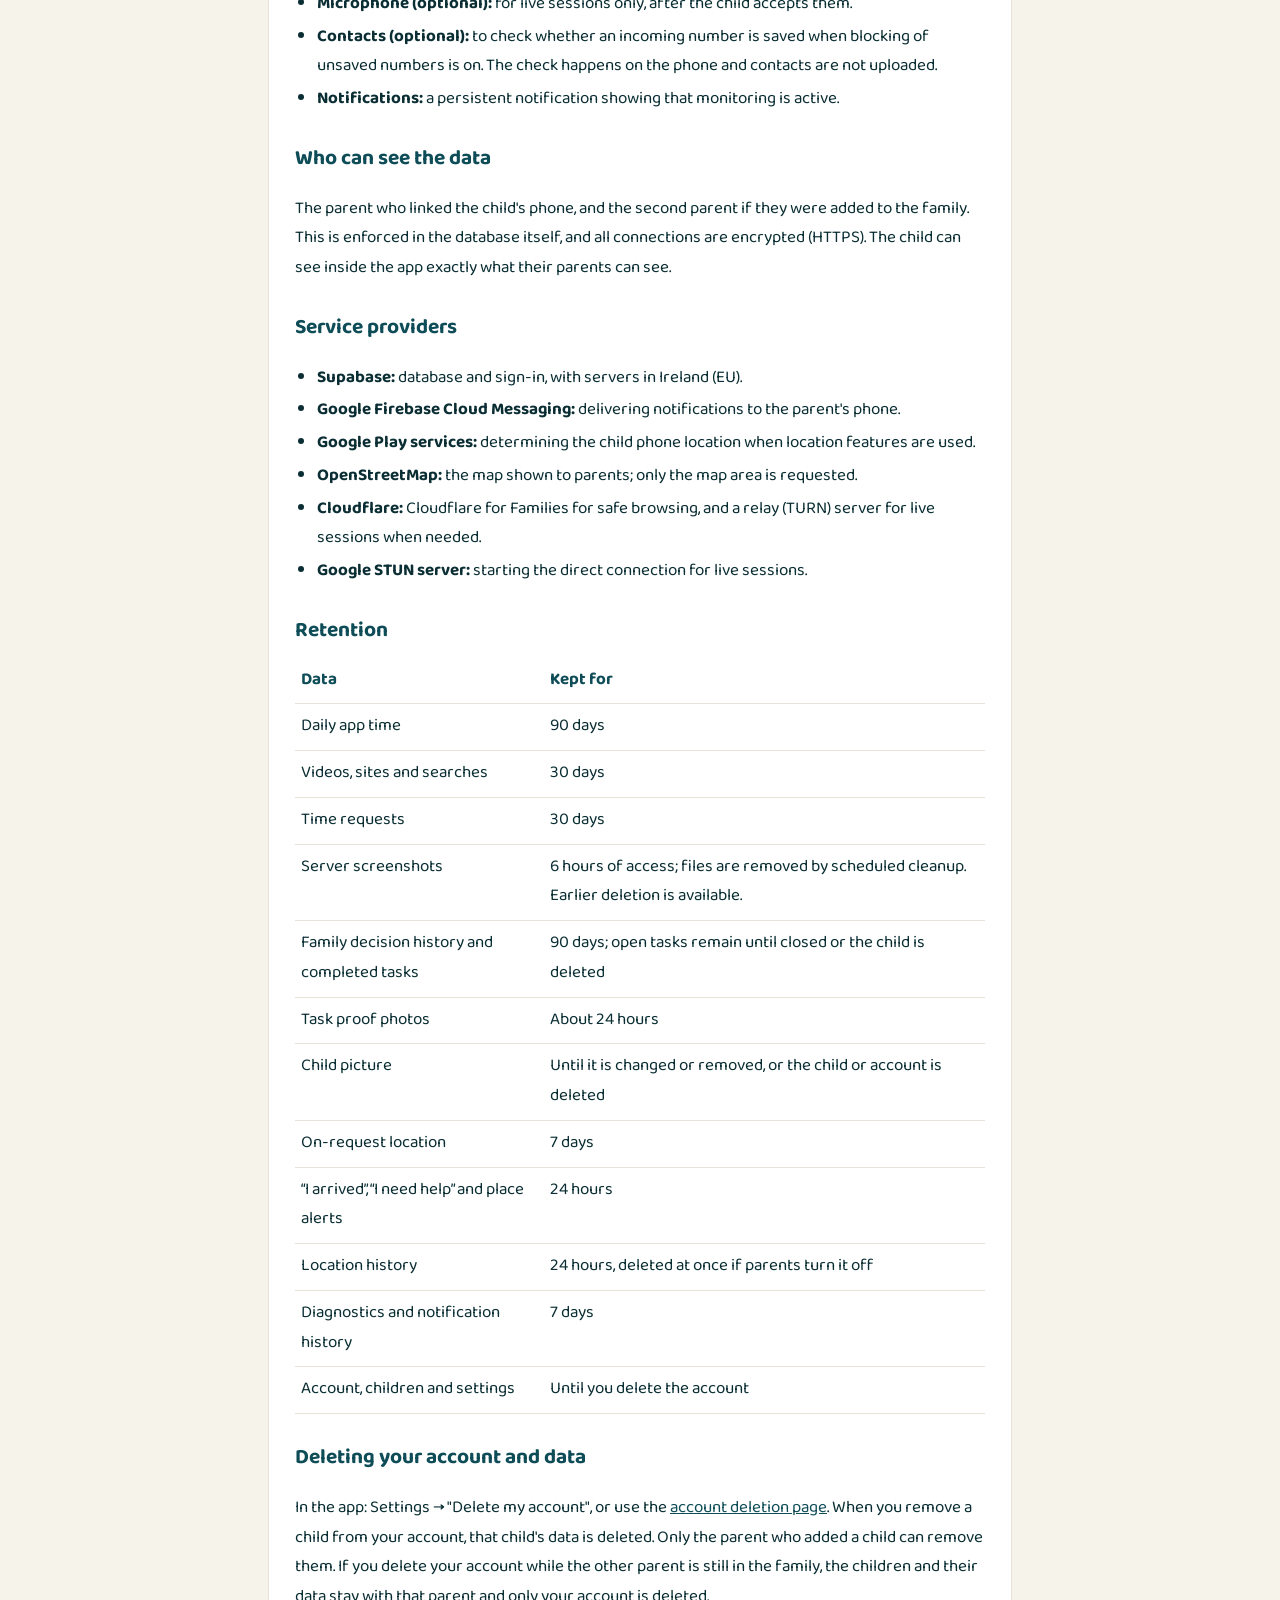
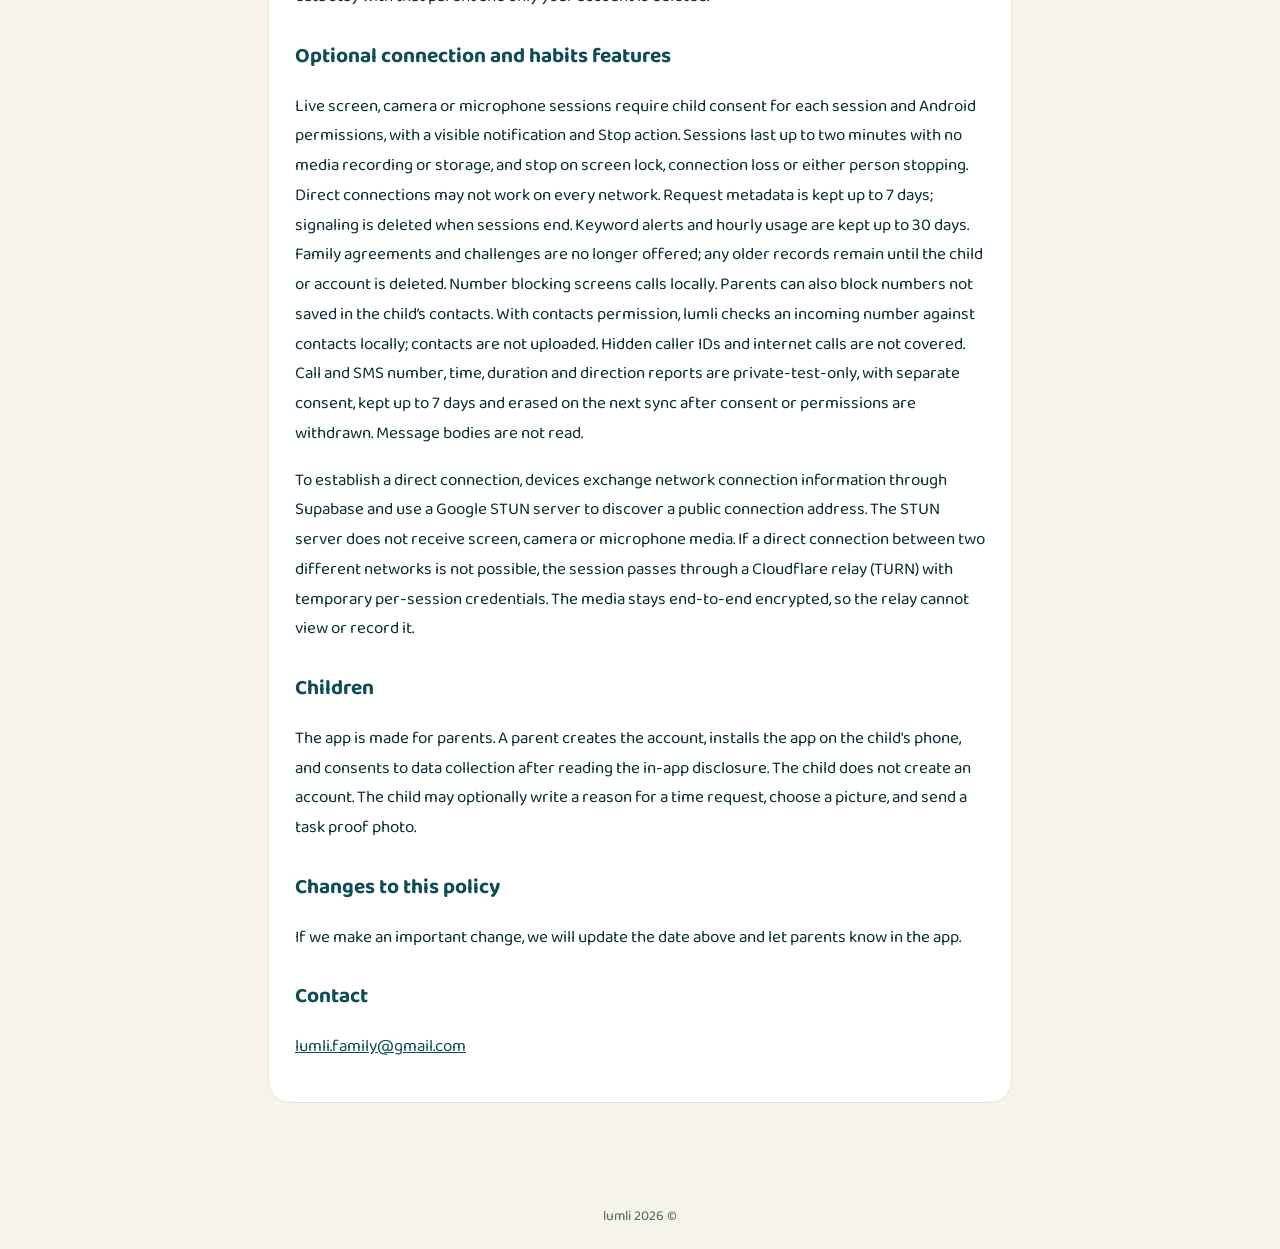
<file: privacy.html>
<!DOCTYPE html>
<html lang="ar" dir="rtl">
<head>
<meta charset="utf-8">
<meta name="viewport" content="width=device-width,initial-scale=1">
<title>lumli — سياسة الخصوصية / Privacy Policy</title>
<link rel="preconnect" href="https://fonts.googleapis.com">
<link rel="stylesheet" href="https://fonts.googleapis.com/css2?family=Baloo+Bhaijaan+2:wght@400;600;700&display=swap">
<link rel="stylesheet" href="style.css">
</head>
<body>
<header>
  <a href="index.html"><img src="logo.svg" alt="lumli"></a>
  <nav><a href="index.html">الرئيسية / Home</a><a href="#ar">العربية</a><a href="#en">English</a><a href="delete.html">حذف الحساب / Delete account</a></nav>
</header>
<main>

<section class="lang" id="ar" dir="rtl" lang="ar">
<h1>سياسة الخصوصية لتطبيق lumli</h1>
<p class="muted">آخر تحديث: 24 نوفمبر 2026</p>

<h2>من نحن</h2>
<p>lumli تطبيق رقابة أبوية على أندرويد، يساعد الوالدين على متابعة وقت هاتف أطفالهم ووضع حدود ومواعيد له. لأي سؤال يخص الخصوصية: <a href="mailto:lumli.family@gmail.com">lumli.family@gmail.com</a>.</p>

<h2>البيانات التي نجمعها</h2>
<p><strong>من هاتف ولي الأمر:</strong></p>
<ul>
<li>البريد الإلكتروني وكلمة المرور (تُحفظ كلمة المرور مشفّرة ولا يمكن لأحد قراءتها)، والاسم ورقم الهاتف اللذان تكتبهما في حسابك.</li>
<li>صفة ولي الأمر (أب أو أم)، ولغة التطبيق، وإعدادات الإشعارات.</li>
<li>أسماء الأطفال الذين تضيفهم وفئتهم العمرية وبريدهم الإلكتروني إذا كتبته (اختياري)، والحدود والمواعيد والمهام والعادات ورسالة شاشة القفل التي تضعها.</li>
<li>رمز الإشعارات الخاص بالهاتف (من Firebase) لإيصال الطلبات والتنبيهات إليك.</li>
<li><strong>صورة الحساب (اختيارية):</strong> الصورة التي تختارها بنفسك من منتقي الصور. نحفظ نسخة صغيرة ومربعة دون بيانات الموقع الأصلية، في تخزين خاص بحسابك. يمكنك إزالتها من صفحة الحساب، وتُحذف عند حذف الحساب.</li>
</ul>
<p><strong>من هاتف الطفل</strong> (بعد أن يقرأ ولي الأمر شاشة الإفصاح ويوافق):</p>
<ul>
<li>أسماء التطبيقات المثبّتة وأيقوناتها، والوقت المستخدم على كل تطبيق يوميًا.</li>
<li>حالة الحماية (هل الصلاحيات مفعّلة)، ونسبة البطارية، وساعة الهاتف (لاكتشاف تغييرها)، وآخر وقت اتصل فيه الهاتف.</li>
<li>طلبات الوقت الإضافي، والسبب إذا كتبه الطفل، والمهام والعادات ومكافآت الوقت وحالة إنجازها وموافقة الوالدين، وسجل مختصر لتغييرات القواعد وقرارات الأسرة.</li>
<li><strong>صورة إثبات المهمة (اختيارية):</strong> إذا اختار الطفل تصوير مهمة عند تسليمها، تُرفع نسخة مصغّرة دون بيانات الموقع الأصلية ليراها الوالدان، وتُحذف تلقائيًا من السيرفر بعد نحو 24 ساعة.</li>
<li><strong>صورة الطفل الشخصية (اختيارية):</strong> الشخصية أو الصورة التي يختارها الطفل من منتقي الصور. تُحفظ نسخة صغيرة ومربعة واحدة دون بيانات الموقع الأصلية ليراها الوالدان، وتحل كل صورة جديدة محل القديمة.</li>
<li><strong>إذا فعّل الوالدان متابعة يوتيوب والمتصفح:</strong> أسماء فيديوهات يوتيوب وقنواتها، وعناوين المواقع، وعمليات البحث في يوتيوب وGoogle والمتصفح.</li>
<li><strong>الموقع:</strong> عند طلب الوالدين (مرة واحدة مع إشعار على هاتف الطفل)، وعندما يضغط الطفل «وصلت» أو «أحتاج مساعدة». وإذا شغّل الوالدان سجل المكان: نقطة كل بضع دقائق أثناء التحرك تُحذف بعد 24 ساعة. وإذا شغّلا أماكن الأسرة: تنبيه عند الوصول إلى مكان حفظاه أو مغادرته. يصل للطفل إشعار عند تشغيل أي منها.</li>
<li><strong>التصفح الآمن وإيقاف الإنترنت (إذا شغّلهما الوالدان):</strong> يعمل lumli بشبكة VPN داخل هاتف الطفل فقط، ولا يرسل حركة الإنترنت إلى lumli ولا يسجّل المواقع التي يزورها الطفل. تُفحص أسماء المواقع على الهاتف، وتُسأل خدمة Cloudflare for Families عن المواقع المسموحة لحجب المواقع الإباحية والضارة. ويقرأ lumli عبارة البحث في المتصفح على الهاتف نفسه: إذا كانت غير مناسبة يُغلق البحث ويفتح صفحة جديدة، ويُرسل للوالدين الكلمة التي طابقت فقط، دون باقي البحث. ويمكن للوالدين اختيار تطبيقات تبقى متصلة أثناء إيقاف الإنترنت.</li>
<li>أرقام تشخيص بسيطة عن ثبات التطبيق (عدد مرات توقفه أو تجمّده واستهلاك الذاكرة)، دون أي محتوى أو تفاصيل عن الاستخدام.</li>
</ul>

<p><strong>لقطة الشاشة اختيارية:</strong> بعد الموافقة الصريحة على هاتف الطفل، يمكن لولي الأمر طلب صورة واحدة للشاشة الحالية، مع إشعار واضح. قد تتضمن الصورة معلومات خاصة ظاهرة في تطبيق آخر. يمكن إيقاف الموافقة من هاتف الطفل. النسخة على السيرفر متاحة لمدة 6 ساعات، ويمكن لولي الأمر حذفها قبل ذلك. النسخ التي يحفظها ولي الأمر في معرض هاتفه تظل تحت تحكمه.</p>
<h2>البيانات التي لا نجمعها</h2>
<p>لا نجمع كلمات المرور أو ضغطات لوحة المفاتيح، ولا نجمع سجلات الرسائل أو المكالمات في نسخة المتجر. لا نرفع جهات الاتصال؛ نتحقق من الرقم الوارد محليًا عند تفعيل حماية المكالمات ومنح الإذن. لا نقرأ معرض الصور بالكامل؛ نتلقى فقط الصور التي يختارها المستخدم أو يلتقطها بنفسه: صورة الحساب، وصورة الطفل، وصورة إثبات المهمة. لا نتتبع الموقع إلا إذا شغّل الوالدان سجل المكان أو أماكن الأسرة، ويُحذف السجل بعد 24 ساعة. متابعة عناوين المحتوى ولقطة الشاشة الاختيارية قد تتضمن معلومات ظاهرة على الشاشة وفق الموافقات المذكورة أعلاه.</p>

<h2>كيف نستخدم البيانات</h2>
<ul>
<li>لعرض وقت الأطفال ونشاطهم للوالدين.</li>
<li>لتطبيق الحدود والمواعيد والقفل التي يضعها الوالدان.</li>
<li>لإرسال طلبات الوقت والتنبيهات إلى الوالدين (مثل إيقاف الحماية أو انقطاع الهاتف مدة طويلة).</li>
<li>لفحص أسماء الفيديوهات وعمليات البحث على الهاتف نفسه بقواعد ثابتة، وتنبيه الوالدين إلى المحتوى غير المناسب.</li>
<li>للتأكد من أن التطبيق يعمل جيدًا وإصلاح الأعطال.</li>
</ul>
<p>لا نبيع البيانات، ولا نستخدمها في الإعلانات، ولا توجد إعلانات في التطبيق. ولا نرسل أي بيانات حاليًا إلى خدمات الذكاء الاصطناعي، وإذا أضفنا ميزة كهذه لاحقًا فسنحدّث هذه السياسة ونطلب موافقتك أولًا.</p>

<h2>الصلاحيات على هاتف الطفل</h2>
<ul>
<li><strong>بيانات الاستخدام:</strong> لحساب وقت كل تطبيق.</li>
<li><strong>الظهور فوق التطبيقات:</strong> لعرض شاشة القفل.</li>
<li><strong>مشرف الجهاز:</strong> حتى لا يُحذف التطبيق دون علم الوالدين، ولا نستخدمها لأي شيء آخر.</li>
<li><strong>إمكانية الوصول:</strong> ليكون القفل فوريًا، ولحماية صفحات الإعدادات التي توقف lumli فقط، ولقراءة أسماء الفيديوهات والمواقع وعمليات البحث إذا فعّل الوالدان ذلك، ولإعادة تشغيل خدمة الموقع إذا أُغلقت وكان الوالدان قد طلبا إبقاءها مفتوحة.</li>
<li><strong>الوصول إلى الإشعارات (اختياري):</strong> لمعرفة اسم الفيديو الذي يعمل. وبعد موافقة مستقلة على هاتف الطفل، نفحص نص الإشعارات الظاهر من التطبيقات المختارة محليا. نرسل الكلمة المطابقة ونوع التنبيه والتطبيق والوقت للأسرة، دون حفظ نص الرسالة أو اسم المرسل.</li>
<li><strong>الموقع (اختياري):</strong> ليعرف الوالدان مكان الهاتف عند طلبه، ولإرسال «وصلت» و«أحتاج مساعدة»، ولسجل المكان وأماكن الأسرة إذا شغّلوها.</li>
<li><strong>الكاميرا (اختيارية):</strong> لتصوير إثبات المهمة عندما يختار الطفل ذلك، وللجلسة المباشرة بعد موافقة الطفل عليها.</li>
<li><strong>الميكروفون (اختياري):</strong> للجلسة المباشرة فقط، بعد موافقة الطفل عليها.</li>
<li><strong>جهات الاتصال (اختيارية):</strong> لمعرفة إن كان الرقم المتصل محفوظًا عند تفعيل حظر الأرقام غير المحفوظة. يتم الفحص على الهاتف ولا تُرفع جهات الاتصال.</li>
<li><strong>الإشعارات:</strong> إشعار ثابت يوضح أن الرقابة تعمل.</li>
</ul>

<h2>من يرى البيانات</h2>
<p>ولي الأمر الذي ربط هاتف الطفل، والوالد الآخر إذا أُضيف إلى الأسرة. هذه الحماية مطبقة في قاعدة البيانات نفسها، وكل الاتصالات مشفّرة (HTTPS). ويستطيع الطفل أن يرى داخل التطبيق ما يراه والداه بالضبط.</p>

<h2>الخدمات التي نستخدمها</h2>
<ul>
<li><strong>Supabase:</strong> قاعدة البيانات وتسجيل الدخول، وخوادمها في أيرلندا (الاتحاد الأوروبي).</li>
<li><strong>Firebase Cloud Messaging من Google:</strong> لإيصال الإشعارات إلى هاتف الوالدين.</li>
<li><strong>خدمات Google Play:</strong> لتحديد موقع هاتف الطفل عند استخدام ميزات الموقع.</li>
<li><strong>OpenStreetMap:</strong> الخريطة التي تظهر للوالدين، ولا يُرسل إليها إلا موقع الخريطة.</li>
<li><strong>Cloudflare:</strong> خدمة Cloudflare for Families للتصفح الآمن، وخادم الترحيل (TURN) للجلسات المباشرة عند الحاجة.</li>
<li><strong>خادم STUN من Google:</strong> لبدء الاتصال المباشر في الجلسات المباشرة.</li>
</ul>

<h2>مدة الاحتفاظ بالبيانات</h2>
<table>
<tr><th>البيانات</th><th>المدة</th></tr>
<tr><td>وقت التطبيقات اليومي</td><td>90 يومًا</td></tr>
<tr><td>الفيديوهات والمواقع وعمليات البحث</td><td>30 يومًا</td></tr>
<tr><td>طلبات الوقت</td><td>30 يومًا</td></tr>
<tr><td>لقطات الشاشة على السيرفر</td><td>6 ساعات؛ حذف الملفات يتم عبر مهمة تنظيف دورية. يمكن حذفها مبكرًا.</td></tr>
<tr><td>سجل قرارات الأسرة والمهام المكتملة</td><td>90 يومًا؛ المهام المفتوحة حتى إغلاقها أو حذف الطفل</td></tr>
<tr><td>صور إثبات المهام</td><td>نحو 24 ساعة</td></tr>
<tr><td>صورة الطفل الشخصية</td><td>حتى تغييرها أو إزالتها أو حذف الطفل أو الحساب</td></tr>
<tr><td>الموقع عند الطلب</td><td>7 أيام</td></tr>
<tr><td>تنبيهات «وصلت» و«أحتاج مساعدة» والأماكن</td><td>24 ساعة</td></tr>
<tr><td>سجل المكان</td><td>24 ساعة، ويُحذف فورًا إذا أوقفه الوالدان</td></tr>
<tr><td>أرقام التشخيص وسجل الإشعارات</td><td>7 أيام</td></tr>
<tr><td>الحساب والأطفال والإعدادات</td><td>حتى تحذف الحساب</td></tr>
</table>

<h2>حذف الحساب والبيانات</h2>
<p>من داخل التطبيق: الإعدادات ← «حذف حسابي»، أو من صفحة <a href="delete.html">حذف الحساب</a>. وعند حذف طفل من حسابك تُحذف بياناته. يستطيع حذف الطفل ولي الأمر الذي أضافه فقط. وإذا حذفت حسابك وكان الوالد الآخر ما زال في الأسرة، يبقى الأطفال وبياناتهم معه ويُحذف حسابك أنت.</p>

<h2>ميزات التواصل والعادات الاختيارية</h2>
<p>الجلسات المباشرة للشاشة أو الكاميرا أو الميكروفون تحتاج موافقة الطفل لكل جلسة وصلاحيات أندرويد، ويظهر إشعار وزر إيقاف. حد الجلسة دقيقتان دون تسجيل أو تخزين الوسائط. يتوقف البث عند قفل الهاتف أو انقطاع الاتصال أو الإيقاف. الاتصال مباشر وقد لا يعمل على كل الشبكات. تحفظ بيانات حالة الطلب حتى 7 أيام، وتحذف إشارات الاتصال عند انتهاء الجلسة. تحفظ تنبيهات الكلمات وبيانات الاستخدام بالساعة حتى 30 يوما. لم تعد اتفاقات الأسرة والتحديات متاحة في التطبيق، وأي بيانات قديمة منها تبقى حتى حذف الطفل أو الحساب. يتيح حظر الأرقام فحص المكالمات محليا؛ يمكن للوالدين أيضًا حظر الأرقام غير المحفوظة. بعد منح إذن جهات الاتصال، يتحقق التطبيق من الرقم الوارد محليًا دون رفع جهات الاتصال. لا يشمل ذلك الأرقام المخفية أو مكالمات الإنترنت. تقارير أرقام المكالمات والرسائل والوقت والمدة تجريبية في النسخ الخاصة فقط، بموافقة مستقلة، لمدة 7 أيام، وتحذف عند إلغاء الموافقة أو الصلاحيات في المزامنة التالية. لا تقرأ نصوص الرسائل.</p>
<p>لتأسيس الاتصال المباشر، تتبادل الأجهزة معلومات الشبكة عبر Supabase وتستخدم خادم STUN من Google لمعرفة عنوان الاتصال العام. لا يستقبل خادم STUN صور الشاشة أو الكاميرا أو الصوت. إذا تعذّر الاتصال المباشر بين شبكتين مختلفتين، يمر البث عبر خادم ترحيل (TURN) من Cloudflare بصلاحية مؤقتة لكل جلسة. يبقى البث مشفرًا من طرف إلى طرف، فلا يستطيع الخادم مشاهدته أو تسجيله.</p>

<h2>الأطفال</h2>
<p>التطبيق موجّه للوالدين. ولي الأمر هو من ينشئ الحساب، ويثبّت التطبيق على هاتف الطفل، ويوافق على جمع البيانات بعد قراءة شاشة الإفصاح. لا ينشئ الطفل حسابًا. يمكنه اختياريًا كتابة سبب لطلب الوقت، واختيار صورة له، وإرسال صورة إثبات لمهمة.</p>

<h2>التغييرات على السياسة</h2>
<p>إذا غيّرنا شيئًا مهمًا في هذه السياسة، فسنحدّث التاريخ أعلاه ونبلغ الوالدين من داخل التطبيق.</p>

<h2>التواصل</h2>
<p><a href="mailto:lumli.family@gmail.com">lumli.family@gmail.com</a></p>
</section>

<section class="lang" id="en" dir="ltr" lang="en">
<h1>lumli Privacy Policy</h1>
<p class="muted">Last updated: November 24, 2026</p>

<h2>Who we are</h2>
<p>lumli is a parental control app for Android that helps parents follow their children's phone time and set limits and schedules. For any privacy question: <a href="mailto:lumli.family@gmail.com">lumli.family@gmail.com</a>.</p>

<h2>Data we collect</h2>
<p><strong>From the parent's phone:</strong></p>
<ul>
<li>Email and password (the password is stored hashed and nobody can read it), and the name and phone number you enter in your account.</li>
<li>Whether you are "Mom" or "Dad", the app language, and notification settings.</li>
<li>The names of the children you add, their age group, their email if you enter it (optional), and the limits, schedules, tasks, habits and lock-screen message you set.</li>
<li>The phone's notification token (from Firebase), to deliver requests and alerts.</li>
<li><strong>Profile photo (optional):</strong> the image you choose using the system photo picker. A small square copy is saved without the original location metadata in private account storage. You can remove it from the account page; it is also removed when the account is deleted.</li>
</ul>
<p><strong>From the child's phone</strong> (after a parent reads the in-app disclosure and agrees):</p>
<ul>
<li>Installed app names and icons, and the time spent on each app per day.</li>
<li>Protection status (whether permissions are on), battery level, the device clock (to detect changes), and when the phone last connected.</li>
<li>Requests for more time and the reason if provided, tasks, habits, time rewards, completion and approval states, and a brief history of family rule changes and decisions.</li>
<li><strong>Task proof photo (optional):</strong> if the child chooses to photograph a task when submitting it, a reduced copy without the original location metadata is uploaded for the parents to see and is automatically deleted from the server after about 24 hours.</li>
<li><strong>Child picture (optional):</strong> the character or photo the child selects with the system photo picker. One small square copy without the original location metadata is kept for the parents to see, and each new picture replaces the old one.</li>
<li><strong>If parents turn on YouTube &amp; browser activity:</strong> YouTube video titles and channels, website addresses, and searches made in YouTube, Google and the browser.</li>
<li><strong>Location:</strong> when a parent asks (once, with a notification on the child's phone) and when the child taps “I arrived” or “I need help”. If parents turn on location history, a point every few minutes while moving, deleted after 24 hours. If they turn on family places, an alert when the child arrives at or leaves a saved place. The child is notified when either is turned on.</li>
<li><strong>Safe browsing and internet pause (if parents turn them on):</strong> lumli runs a VPN that stays on the child's phone. It does not send internet traffic to lumli and does not record the sites the child visits. Website names are checked on the phone, and Cloudflare for Families is asked about allowed sites to block adult and harmful ones. lumli also reads the browser search on the phone itself: if it is unsuitable, the search is closed and a new page opens, and parents receive only the matching word, not the rest of the search. Parents can choose apps that stay online while the internet is paused.</li>
<li>Basic stability diagnostics (how many times the app crashed or froze, and memory use), with no content or usage details.</li>
</ul>

<p><strong>Screenshots are optional:</strong> after explicit consent on the child phone, a parent can request one image of the current screen with a visible notification. The image may include private information visible in another app. Consent can be withdrawn on the child phone. Server copies are accessible for 6 hours and parents can delete them earlier. Copies saved to the parent phone gallery remain under that parent’s control.</p>
<h2>Data we do not collect</h2>
<p>We do not collect passwords or keystrokes, and the store build does not collect message or call logs. Contacts are checked locally for call protection with permission and are not uploaded. We do not read the entire gallery; we receive only images a user selects or takes: the profile photo, the child picture and task proof photos. We do not track location unless parents turn on location history or family places, and history is deleted after 24 hours. Optional content-title monitoring and screenshots can include information visible on screen under the consents described above.</p>

<h2>How we use data</h2>
<ul>
<li>To show parents their children's time and activity.</li>
<li>To apply the limits, schedules and locks parents set.</li>
<li>To send parents time requests and alerts (for example, if protection was turned off or the phone has been offline for a long time).</li>
<li>To check video titles and searches on the phone itself with fixed rules, and alert parents to inappropriate content.</li>
<li>To keep the app working well and fix problems.</li>
</ul>
<p>We never sell data, never use it for advertising, and the app has no ads. We do not currently send any data to an artificial intelligence service. If we add such a feature, we will update this policy and ask for your consent first.</p>

<h2>Permissions on the child's phone</h2>
<ul>
<li><strong>Usage access:</strong> to measure time on each app.</li>
<li><strong>Display over other apps:</strong> for the lock screen.</li>
<li><strong>Device admin:</strong> so the app can't be removed without the parents knowing. It is used for nothing else.</li>
<li><strong>Accessibility:</strong> for instant locking, to block only the Settings pages that would stop lumli, to read video titles, sites and searches if parents turned that on, and to turn location services back on if they are switched off and parents asked to keep them on.</li>
<li><strong>Notification access (optional):</strong> to read the playing video title. With separate child consent, selected apps’ visible notification text is checked locally. Only the matching word, category, app and time are sent to the family; message bodies and sender names are not saved.</li>
<li><strong>Location (optional):</strong> so parents can see where the phone is when they ask, for “I arrived” and “I need help”, and for location history and family places if they turn them on.</li>
<li><strong>Camera (optional):</strong> to take a task proof photo when the child chooses to, and for a live session after the child accepts it.</li>
<li><strong>Microphone (optional):</strong> for live sessions only, after the child accepts them.</li>
<li><strong>Contacts (optional):</strong> to check whether an incoming number is saved when blocking of unsaved numbers is on. The check happens on the phone and contacts are not uploaded.</li>
<li><strong>Notifications:</strong> a persistent notification showing that monitoring is active.</li>
</ul>

<h2>Who can see the data</h2>
<p>The parent who linked the child's phone, and the second parent if they were added to the family. This is enforced in the database itself, and all connections are encrypted (HTTPS). The child can see inside the app exactly what their parents can see.</p>

<h2>Service providers</h2>
<ul>
<li><strong>Supabase:</strong> database and sign-in, with servers in Ireland (EU).</li>
<li><strong>Google Firebase Cloud Messaging:</strong> delivering notifications to the parent's phone.</li>
<li><strong>Google Play services:</strong> determining the child phone location when location features are used.</li>
<li><strong>OpenStreetMap:</strong> the map shown to parents; only the map area is requested.</li>
<li><strong>Cloudflare:</strong> Cloudflare for Families for safe browsing, and a relay (TURN) server for live sessions when needed.</li>
<li><strong>Google STUN server:</strong> starting the direct connection for live sessions.</li>
</ul>

<h2>Retention</h2>
<table>
<tr><th>Data</th><th>Kept for</th></tr>
<tr><td>Daily app time</td><td>90 days</td></tr>
<tr><td>Videos, sites and searches</td><td>30 days</td></tr>
<tr><td>Time requests</td><td>30 days</td></tr>
<tr><td>Server screenshots</td><td>6 hours of access; files are removed by scheduled cleanup. Earlier deletion is available.</td></tr>
<tr><td>Family decision history and completed tasks</td><td>90 days; open tasks remain until closed or the child is deleted</td></tr>
<tr><td>Task proof photos</td><td>About 24 hours</td></tr>
<tr><td>Child picture</td><td>Until it is changed or removed, or the child or account is deleted</td></tr>
<tr><td>On-request location</td><td>7 days</td></tr>
<tr><td>“I arrived”, “I need help” and place alerts</td><td>24 hours</td></tr>
<tr><td>Location history</td><td>24 hours, deleted at once if parents turn it off</td></tr>
<tr><td>Diagnostics and notification history</td><td>7 days</td></tr>
<tr><td>Account, children and settings</td><td>Until you delete the account</td></tr>
</table>

<h2>Deleting your account and data</h2>
<p>In the app: Settings → "Delete my account", or use the <a href="delete.html">account deletion page</a>. When you remove a child from your account, that child's data is deleted. Only the parent who added a child can remove them. If you delete your account while the other parent is still in the family, the children and their data stay with that parent and only your account is deleted.</p>

<h2>Optional connection and habits features</h2>
<p>Live screen, camera or microphone sessions require child consent for each session and Android permissions, with a visible notification and Stop action. Sessions last up to two minutes with no media recording or storage, and stop on screen lock, connection loss or either person stopping. Direct connections may not work on every network. Request metadata is kept up to 7 days; signaling is deleted when sessions end. Keyword alerts and hourly usage are kept up to 30 days. Family agreements and challenges are no longer offered; any older records remain until the child or account is deleted. Number blocking screens calls locally. Parents can also block numbers not saved in the child’s contacts. With contacts permission, lumli checks an incoming number against contacts locally; contacts are not uploaded. Hidden caller IDs and internet calls are not covered. Call and SMS number, time, duration and direction reports are private-test-only, with separate consent, kept up to 7 days and erased on the next sync after consent or permissions are withdrawn. Message bodies are not read.</p>
<p>To establish a direct connection, devices exchange network connection information through Supabase and use a Google STUN server to discover a public connection address. The STUN server does not receive screen, camera or microphone media. If a direct connection between two different networks is not possible, the session passes through a Cloudflare relay (TURN) with temporary per-session credentials. The media stays end-to-end encrypted, so the relay cannot view or record it.</p>

<h2>Children</h2>
<p>The app is made for parents. A parent creates the account, installs the app on the child's phone, and consents to data collection after reading the in-app disclosure. The child does not create an account. The child may optionally write a reason for a time request, choose a picture, and send a task proof photo.</p>

<h2>Changes to this policy</h2>
<p>If we make an important change, we will update the date above and let parents know in the app.</p>

<h2>Contact</h2>
<p><a href="mailto:lumli.family@gmail.com">lumli.family@gmail.com</a></p>
</section>

</main>
<footer>© 2026 lumli</footer>
</body>
</html>
</file>
<file: landing.css>
:root{--paper:#F6F3EA;--ink:#0A2E33;--teal:#0E4D57;--teal-l:#136572;--teal-d:#0A3940;--lime:#D4F25C;--peach:#FFB38A;--amber:#F2925C;--line:#E7E3D9;--muted:#566B6E}
*{box-sizing:border-box}html{scroll-behavior:smooth}
body{margin:0;background:var(--paper);color:var(--ink);font-family:"Baloo Bhaijaan 2",system-ui,-apple-system,"Segoe UI",Tahoma,sans-serif;font-size:18px;line-height:1.7}
body.en [lang=ar]{display:none!important}body:not(.en) [lang=en]{display:none!important}
a{color:inherit}
.wrap{max-width:1120px;margin:0 auto;padding:0 22px}
/* top bar */
.bar{position:sticky;top:0;z-index:5;background:rgba(246,243,234,.88);backdrop-filter:blur(10px);border-bottom:1px solid var(--line)}
.bar .wrap{display:flex;align-items:center;justify-content:space-between;height:64px}
.bar img{height:30px}
.bar nav{display:flex;gap:18px;align-items:center;font-size:16px}
.bar nav a{text-decoration:none;color:var(--muted)}
.pill{border:1.5px solid var(--teal);color:var(--teal);background:transparent;border-radius:999px;padding:4px 14px;font:inherit;font-size:15px;cursor:pointer}
/* hero */
.hero{background:radial-gradient(900px 500px at 85% 0%,#1d6b73 0%,transparent 60%),linear-gradient(160deg,var(--teal-l),var(--teal-d));color:#fff;overflow:hidden}
.hero .wrap{display:grid;grid-template-columns:1.1fr .9fr;gap:40px;align-items:center;padding-top:70px;padding-bottom:70px}
.hero h1{font-size:58px;line-height:1.15;margin:0;color:var(--lime);font-weight:800}
.hero p{font-size:21px;color:#E9F1EF;margin:18px 0 28px;max-width:560px}
.cta{display:flex;gap:12px;flex-wrap:wrap}
.btn{display:inline-flex;align-items:center;gap:10px;border-radius:999px;padding:12px 22px;font-weight:700;text-decoration:none;font-size:17px}
.btn.lime{background:var(--lime);color:var(--ink)}
.btn.ghost{border:1.5px solid rgba(255,255,255,.5);color:#fff}
.phones{position:relative;height:520px}
.phone{position:absolute;width:240px;border-radius:34px;border:9px solid #072226;box-shadow:0 30px 70px rgba(0,0,0,.4);overflow:hidden;background:#072226}
.phone img{width:100%;display:block}
.phones .p1{top:0;inset-inline-start:30px;transform:rotate(-5deg)}
.phones .p2{top:60px;inset-inline-start:210px;transform:rotate(5deg)}
/* sections */
section{padding:80px 0}
.kicker{color:var(--amber);font-weight:700;font-size:16px;letter-spacing:.3px}
h2{font-size:38px;line-height:1.25;margin:6px 0 14px}
.lead{color:var(--muted);font-size:19px;max-width:720px;margin:0 0 34px}
.grid{display:grid;grid-template-columns:repeat(3,1fr);gap:18px}
.card{background:#fff;border:1px solid var(--line);border-radius:24px;padding:24px}
.card h3{margin:14px 0 6px;font-size:21px}
.card p{margin:0;color:var(--muted);font-size:16.5px}
.ico{width:48px;height:48px;border-radius:14px;display:flex;align-items:center;justify-content:center;color:#fff}
.ico svg{width:26px;height:26px;fill:none;stroke:currentColor;stroke-width:2;stroke-linecap:round;stroke-linejoin:round}
.t1{background:var(--teal)}.t2{background:var(--amber)}.t3{background:#8B5FBF}.t4{background:#3E8ED0}.t5{background:#5B9E3A}.t6{background:#D64545}
.steps{display:grid;grid-template-columns:repeat(3,1fr);gap:18px;counter-reset:s}
.step{background:#fff;border:1px solid var(--line);border-radius:24px;padding:24px;position:relative}
.step b{display:inline-flex;width:38px;height:38px;border-radius:50%;background:var(--lime);color:var(--ink);align-items:center;justify-content:center;font-size:18px}
.step h3{margin:12px 0 6px;font-size:20px}.step p{margin:0;color:var(--muted);font-size:16.5px}
.privacy{background:var(--ink);color:#fff;border-radius:32px;padding:44px}
.privacy h2{color:var(--lime)}
.privacy ul{list-style:none;padding:0;margin:0;display:grid;grid-template-columns:repeat(2,1fr);gap:14px 28px}
.privacy li{display:flex;gap:12px;align-items:flex-start;color:#E9F1EF}
.privacy li svg{flex:none;width:24px;height:24px;stroke:var(--lime);fill:none;stroke-width:2.2;stroke-linecap:round;stroke-linejoin:round;margin-top:4px}
.shots{display:flex;gap:22px;justify-content:center;flex-wrap:wrap}
.shots .phone{position:static;width:230px}
.faq details{background:#fff;border:1px solid var(--line);border-radius:18px;padding:16px 20px;margin-bottom:12px}
.faq summary{cursor:pointer;font-weight:700;font-size:18px}
.faq p{color:var(--muted);margin:10px 0 0}
footer{background:var(--teal-d);color:#E9F1EF;padding:44px 0 30px;margin-top:40px}
footer .wrap{display:flex;justify-content:space-between;align-items:flex-start;gap:24px;flex-wrap:wrap}
footer img{height:30px;filter:brightness(0) invert(1)}
footer .links{display:flex;gap:22px;flex-wrap:wrap}
footer .links a{color:#fff;text-decoration:none;border-bottom:1px solid rgba(255,255,255,.35)}
footer small{display:block;color:#9DB3B5;margin-top:10px}
@media (max-width:860px){
 .hero .wrap{grid-template-columns:1fr;padding-top:44px}.hero h1{font-size:42px}
 .phones{height:420px}.phone{width:190px}.phones .p1{inset-inline-start:4%}.phones .p2{inset-inline-start:42%;top:40px}
 .grid,.steps{grid-template-columns:1fr}.privacy ul{grid-template-columns:1fr}.privacy{padding:30px}
 h2{font-size:30px}.bar nav a.hide-m{display:none}section{padding:56px 0}
}
</file>
<file: style.css>
:root{--paper:#F6F3EA;--ink:#0A2E33;--teal:#0E4D57;--lime:#D4F25C;--line:#E7E3D9;--muted:#4A6266}
*{box-sizing:border-box}
html{scroll-behavior:smooth}
body{margin:0;background:var(--paper);color:var(--ink);font-family:"Baloo Bhaijaan 2",system-ui,-apple-system,"Segoe UI",Tahoma,sans-serif;font-size:17px;line-height:1.75}
header{background:var(--teal);color:#fff;padding:28px 20px 24px;text-align:center}
header img{height:46px;filter:brightness(0) invert(1)}
header nav{margin-top:14px;display:flex;gap:10px;justify-content:center;flex-wrap:wrap}
header nav a{color:var(--ink);background:var(--lime);text-decoration:none;padding:6px 16px;border-radius:999px;font-weight:600;font-size:15px}
main{max-width:780px;margin:0 auto;padding:24px 18px 60px}
section.lang{background:#fff;border:1px solid var(--line);border-radius:22px;padding:8px 26px 22px;margin:22px 0}
h1{font-size:30px;line-height:1.3;margin:22px 0 4px}
h2{font-size:21px;color:var(--teal);margin:26px 0 6px}
p,li{color:var(--ink)}
.muted{color:var(--muted);font-size:15px}
ul{padding-inline-start:22px}
li{margin:3px 0}
table{width:100%;border-collapse:collapse;margin:8px 0}
td,th{border-bottom:1px solid var(--line);padding:8px 6px;text-align:start;vertical-align:top}
th{color:var(--teal)}
.note{background:#F1F8D6;border-radius:14px;padding:12px 16px}
a{color:var(--teal)}
footer{text-align:center;color:var(--muted);font-size:14px;padding:20px}
</file>
